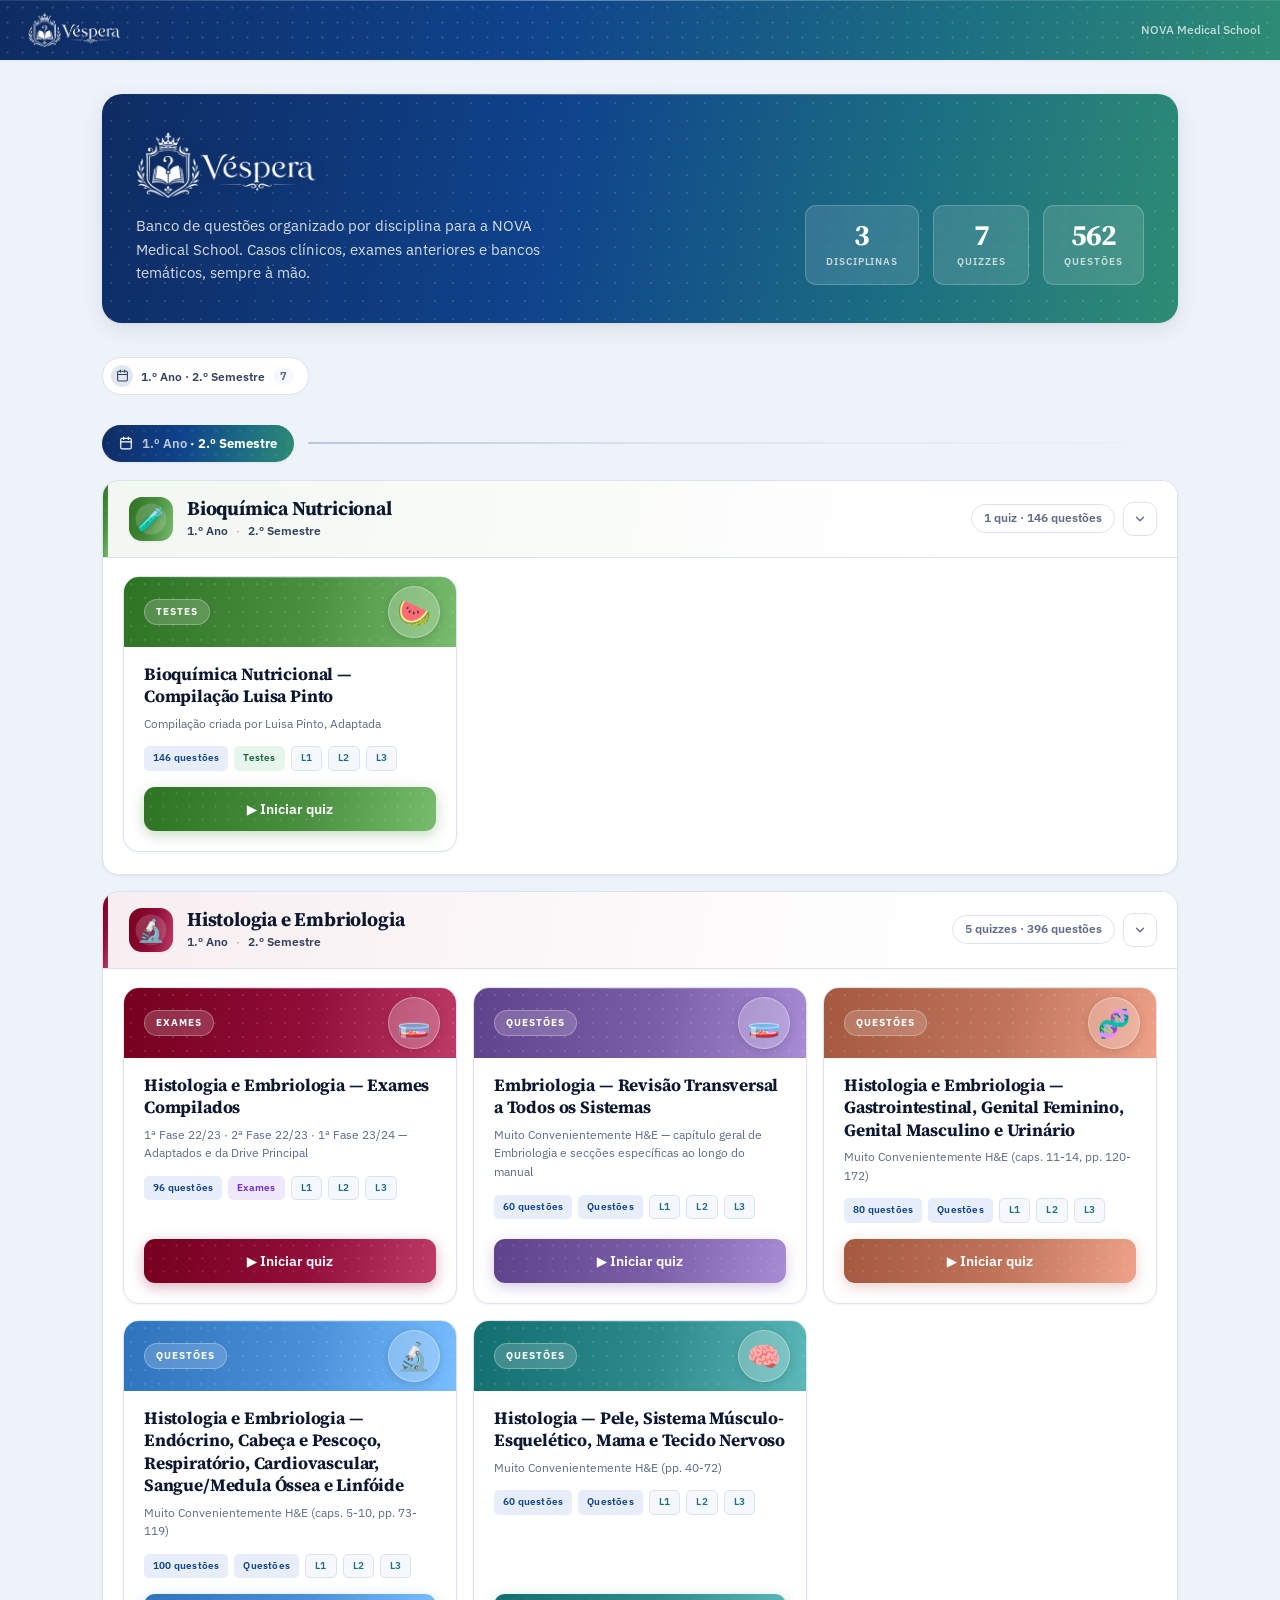
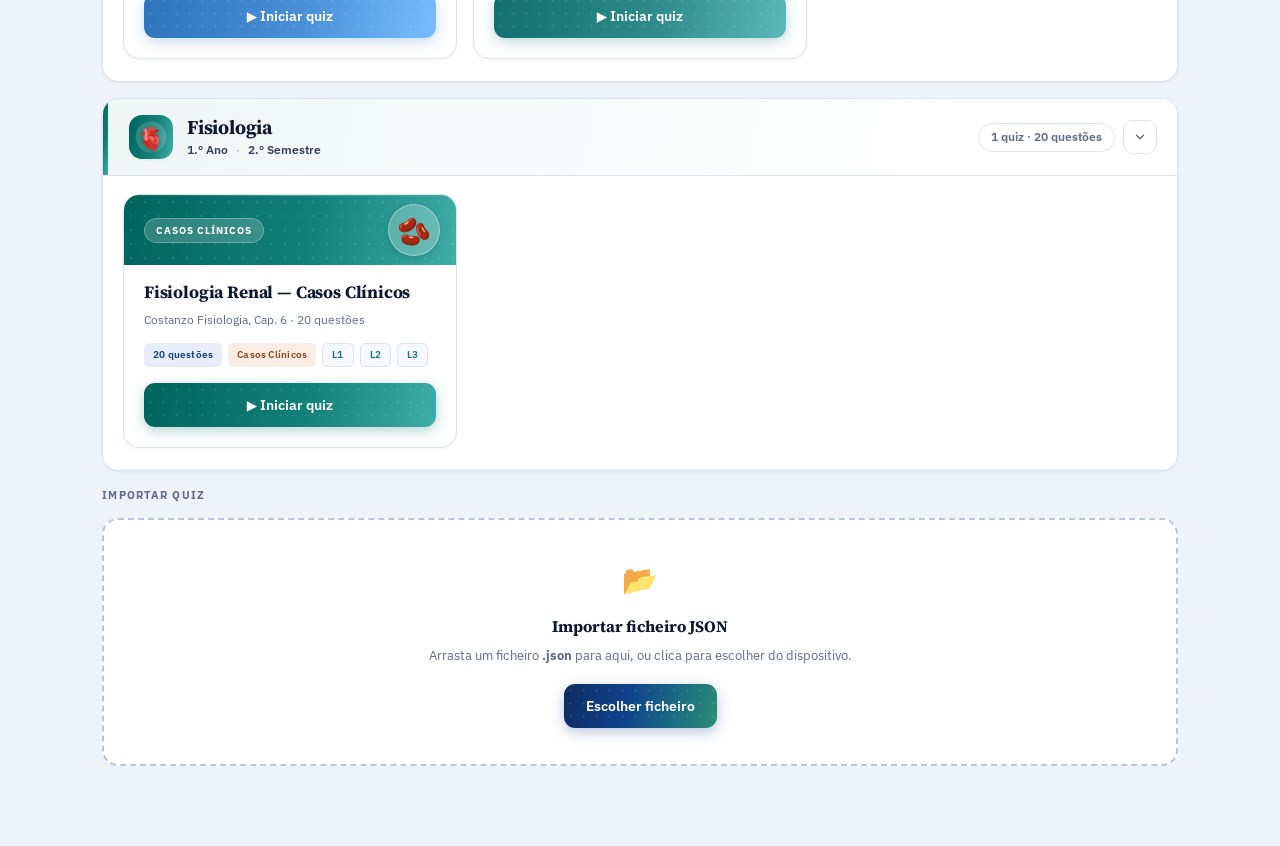
<file: index.html>
<!DOCTYPE html>
<html lang="pt">
<head>
  <meta charset="UTF-8">
  <meta name="viewport" content="width=device-width, initial-scale=1.0">
  <link rel="icon" type="image/png" href="favicon.png">
  <title>VésperaQUIZ — NOVA Medical School</title>
  <link rel="preconnect" href="https://fonts.googleapis.com">
  <link rel="preconnect" href="https://fonts.gstatic.com" crossorigin>
  <link rel="stylesheet" href="assets/style.css">
</head>
<body>

<!-- ══ BANNER ══ -->
<header class="site-banner" id="siteBanner">
  <div class="banner-home" aria-label="VésperaQUIZ">
    <img src="assets/logo.png" alt="VésperaQUIZ" class="banner-logo-img" onload="this.closest('.banner-home').classList.add('has-img')" onerror="this.remove()">
    <svg class="banner-crest" viewBox="0 0 100 118" fill="none" stroke="currentColor" stroke-width="2.4" stroke-linecap="round" stroke-linejoin="round" aria-hidden="true">
      <path d="M34 24 L30 11 L40 18 L50 8 L60 18 L70 11 L66 24 Z"/>
      <circle cx="30" cy="10" r="1.6" fill="currentColor" stroke="none"/><circle cx="50" cy="7" r="1.8" fill="currentColor" stroke="none"/><circle cx="70" cy="10" r="1.6" fill="currentColor" stroke="none"/>
      <path d="M22 40 C11 52 11 76 26 92" stroke-width="1.9"/><path d="M17 51 q-6 1 -8 6 q6 1 9 -3" stroke-width="1.5"/><path d="M14 64 q-6 1 -8 6 q6 1 9 -3" stroke-width="1.5"/>
      <path d="M78 40 C89 52 89 76 74 92" stroke-width="1.9"/><path d="M83 51 q6 1 8 6 q-6 1 -9 -3" stroke-width="1.5"/><path d="M86 64 q6 1 8 6 q-6 1 -9 -3" stroke-width="1.5"/>
      <path d="M30 30 H70 V64 C70 84 58 96 50 104 C42 96 30 84 30 64 Z"/>
      <path d="M50 58 V84" stroke-width="2"/><path d="M50 58 C45 54 38 54 32 56 V80 C38 78 45 78 50 82" stroke-width="1.9"/>
      <path d="M50 58 C55 54 62 54 68 56 V80 C62 78 55 78 50 82" stroke-width="1.9"/>
      <path d="M45 46 C45 41 55 41 55 46 C55 50 50 50 50 54" stroke-width="2.2"/><circle cx="50" cy="59.5" r="1.3" fill="currentColor" stroke="none"/>
    </svg>
    <span class="banner-word"><b>Véspera</b><i>QUIZ</i></span>
  </div>
  <div class="banner-context"></div>
  <div class="banner-actions">
    <span class="banner-tagline">NOVA Medical School</span>
  </div>
</header>

<div class="page">

  <!-- Hero -->
  <section class="hero">
    <div class="hero-inner">
      <div class="hero-brand">
        <img src="assets/logo.png" alt="VésperaQUIZ" class="hero-logo">
        <p>Banco de questões organizado por disciplina para a NOVA Medical School. Casos clínicos, exames anteriores e bancos temáticos, sempre à mão.</p>
      </div>
      <div class="hero-stats" id="heroStats"></div>
    </div>
  </section>

  <!-- Fast travel -->
  <nav class="fast-nav" id="fastNav" aria-label="Ir para disciplina"></nav>

  <!-- Disciplines -->
  <div id="disciplines">
    <div class="empty-state"><div class="icon">⏳</div><p>A carregar…</p></div>
  </div>

  <!-- Import -->
  <div class="import-section">
    <div class="section-label">Importar Quiz</div>
    <div id="dropZone" class="import-zone">
      <div class="iz-icon">📂</div>
      <h3>Importar ficheiro JSON</h3>
      <p>Arrasta um ficheiro <strong>.json</strong> para aqui, ou clica para escolher do dispositivo.</p>
      <button class="btn btn-primary" onclick="document.getElementById('fileInput').click()">Escolher ficheiro</button>
      <input type="file" id="fileInput" accept=".json,application/json">
    </div>
    <div id="importedWrap" style="display:none;margin-top:16px"><div id="importedCard"></div></div>
  </div>

</div>

<div class="toast" id="toast"></div>

<script>
const LOCAL_KEY='mq_imported_bank';
const PROGRESS_PREFIX='mq_progress_';
const COLLAPSE_KEY='mq_disc_collapsed';
const QUIZ_PAGE='quiz.html';

const TYPE_LABELS={
  clinical:{label:'Casos Clínicos',cls:'tag-clinical'},questions:{label:'Questões',cls:'tag-questions'},
  exam:{label:'Exames',cls:'tag-exam'},test:{label:'Testes',cls:'tag-test'},mcq:{label:'Escolha Múltipla',cls:'tag-mcq'},
  practical:{label:'Casos Práticos',cls:'tag-practical'},mixed:{label:'Banco Misto',cls:'tag-mixed'},general:{label:'Banco Geral',cls:'tag-gen'}
};

function shadeColor(hex,pct){const n=parseInt(hex.replace('#',''),16);const r=Math.min(255,Math.max(0,(n>>16)+pct));const g=Math.min(255,Math.max(0,((n>>8)&0xff)+pct));const b=Math.min(255,Math.max(0,(n&0xff)+pct));return'#'+((1<<24)|(r<<16)|(g<<8)|b).toString(16).slice(1);}
function hexToRgba(hex,a){const n=parseInt(hex.replace('#',''),16);return`rgba(${(n>>16)&0xff},${(n>>8)&0xff},${n&0xff},${a})`;}
function quizGrad(hex){return`linear-gradient(102deg,${shadeColor(hex,-28)} 0%,${hex} 55%,${shadeColor(hex,46)} 100%)`;}

let toastTimer;
function showToast(msg,isError=false){const t=document.getElementById('toast');t.textContent=msg;t.className='toast'+(isError?' error':'');clearTimeout(toastTimer);void t.offsetWidth;t.classList.add('show');toastTimer=setTimeout(()=>t.classList.remove('show'),3000);}
function getProgress(id){try{const r=localStorage.getItem(PROGRESS_PREFIX+id);return r?JSON.parse(r):null;}catch(_){return null;}}
function clearProgress(id){localStorage.removeItem(PROGRESS_PREFIX+id);}

function getCollapsed(){try{return new Set(JSON.parse(localStorage.getItem(COLLAPSE_KEY))||[]);}catch(_){return new Set();}}
function saveCollapsed(set){localStorage.setItem(COLLAPSE_KEY,JSON.stringify([...set]));}

/* ── quiz card (no % correct) ── */
function buildCard(b){
  const color=b.color||'#0F438C', grad=quizGrad(color);
  const ti=TYPE_LABELS[b.type]||{label:b.type,cls:'tag-gen'};
  const progress=getProgress(b.file), total=b.questionCount||0;
  const hasProgress=progress&&progress.cur>0&&progress.cur<(total||999);
  const fileEsc=(b.file||'').replace(/'/g,"\\'");

  let statsHtml='';
  if(hasProgress){
    const done=progress.cur, pctDone=Math.round(done/(total||done)*100);
    statsHtml=`
      <div class="res-card-stats">
        <span>${done}/${total} questões</span>
        <span class="res-stat-right">✓ ${progress.score}</span>
        <span class="res-stat-wrong">✗ ${progress.wrong}</span>
      </div>
      <div class="res-card-prog-wrap"><div class="res-card-prog-fill" style="width:${pctDone}%;background:${grad}"></div></div>`;
  }
  const levels=(b.levels||[]).map(l=>`<span class="tag tag-l">${l}</span>`).join('');
  const resetBtn=hasProgress?`<button class="btn-icon-reset" onclick="freshStart(event,'${fileEsc}')" title="Recomeçar" aria-label="Recomeçar">↺</button>`:'';

  const el=document.createElement('div');
  el.innerHTML=`
    <div class="res-card" data-file="${b.file}" style="--i:${cardIdx++%8};--card-grad:${grad};--quiz-color:${color};--quiz-glow:${hexToRgba(color,.3)}">
      <div class="res-card-head">
        <span class="res-card-type">${hasProgress?'● Em progresso':ti.label}</span>
        <span class="res-card-motif" aria-hidden="true">${b.icon||'📋'}</span>
      </div>
      <div class="res-card-body">
        <div class="res-card-title">${b.title}</div>
        <div class="res-card-sub">${b.subtitle||''}</div>
        <div class="res-card-tags">
          <span class="tag tag-q">${total} questões</span>
          ${!hasProgress?`<span class="tag ${ti.cls}">${ti.label}</span>`:''}
          ${levels}
        </div>
        <div class="res-card-bottom">
          ${statsHtml}
          <div class="res-card-btns">
            <div class="res-card-btns-left">
              <button class="btn btn-primary btn-continue" style="--quiz-grad:${grad};--quiz-glow:${hexToRgba(color,.32)}" onclick="goToQuiz('${fileEsc}')">${hasProgress?'▶ Continuar':'▶ Iniciar quiz'}</button>
            </div>
            ${resetBtn}
          </div>
        </div>
      </div>
    </div>`;
  return el.firstElementChild;
}

let cardIdx=0;
const _banks=[];
let _disciplines={};

function disciplineMeta(id){
  if(_disciplines[id])return {id,..._disciplines[id]};
  /* fallback: derive from string id/title */
  const name=id&&id.charAt(0).toUpperCase()+id.slice(1).replace(/_/g,' ');
  return {id:id||'outros',name:name||'Outros',year:'',semester:'',color:'#0F438C',icon:'📚',order:99};
}

async function loadPermanent(){
  let banks=[], disciplines={};
  try{const res=await fetch('data/index.json');if(res.ok){const data=await res.json();banks=data.quizzes||data;disciplines=data.disciplines||{};}}catch(_){}

  const wrap=document.getElementById('disciplines');
  if(!banks.length){wrap.innerHTML=`<div class="empty-state"><div class="icon">📭</div><p>Nenhum quiz encontrado.</p></div>`;return;}
  _banks.length=0;banks.forEach(b=>_banks.push(b));
  _disciplines=disciplines;

  /* group quizzes by discipline id */
  const discMap={};
  banks.forEach(b=>{const id=b.discipline||'outros';(discMap[id]||(discMap[id]=[])).push(b);});
  let discList=Object.keys(discMap).map(id=>({...disciplineMeta(id),items:discMap[id]}));

  /* sort by year → semester → order → name */
  const key=d=>`${d.year||'zzz'}|${d.semester||'zzz'}|${String(d.order??99).padStart(3,'0')}|${d.name}`;
  discList.sort((a,b)=>key(a).localeCompare(key(b),'pt'));

  /* group by year+semester */
  const groups=[];const gmap={};
  discList.forEach(d=>{const gk=`${d.year||''}__${d.semester||''}`;if(!gmap[gk]){gmap[gk]={id:'yg-'+groups.length,year:d.year,semester:d.semester,items:[]};groups.push(gmap[gk]);}gmap[gk].items.push(d);});

  const collapsed=getCollapsed();
  cardIdx=0;

  wrap.innerHTML=groups.map(g=>{
    const gl=[g.year,g.semester].filter(Boolean).join(' · ');
    const sections=g.items.map(d=>{
      const grad=quizGrad(d.color);
      const isC=collapsed.has(d.id);
      const qn=d.items.reduce((s,b)=>s+(b.questionCount||0),0);
      return `<section class="disc-section${isC?' collapsed':''}" id="disc-${d.id}" style="--dc:${grad};--dc-tint:${hexToRgba(d.color,.07)}">
        <div class="disc-head" onclick="toggleDisc('${d.id}')">
          <span class="disc-icon" style="--dc:${grad}"><span>${d.icon||'📚'}</span></span>
          <div class="disc-titles">
            <div class="disc-title">${d.name}</div>
            <div class="disc-sub">${[d.year,d.semester].filter(Boolean).map(x=>`<b>${x}</b>`).join('<span style="color:var(--muted-light)">·</span>')}</div>
          </div>
          <div class="disc-badges">
            <span class="disc-count">${d.items.length} quiz${d.items.length!==1?'zes':''} · ${qn} questões</span>
            <span class="disc-toggle" aria-hidden="true"><svg width="14" height="14" viewBox="0 0 24 24" fill="none" stroke="currentColor" stroke-width="2.4" stroke-linecap="round" stroke-linejoin="round"><path d="M6 9l6 6 6-6"/></svg></span>
          </div>
        </div>
        <div class="disc-body"><div class="quiz-grid" data-disc="${d.id}"></div></div>
      </section>`;
    }).join('');
    const calIco=`<svg width="14" height="14" viewBox="0 0 24 24" fill="none" stroke="currentColor" stroke-width="2" stroke-linecap="round" stroke-linejoin="round"><rect x="3" y="4" width="18" height="18" rx="2"/><path d="M16 2v4M8 2v4M3 10h18"/></svg>`;
    const badge=gl?`<div class="year-label"><span class="yl-badge">${calIco}<span><span class="yl-year">${g.year||''}</span>${g.semester?' · '+g.semester:''}</span></span><span class="yl-line"></span></div>`:'';
    return `<div class="year-group" id="${g.id}">${badge}${sections}</div>`;
  }).join('');

  /* mount cards */
  discList.forEach(d=>{
    const grid=wrap.querySelector(`.quiz-grid[data-disc="${d.id}"]`);
    if(grid)d.items.forEach(b=>grid.appendChild(buildCard(b)));
  });

  /* fast-nav — one chip per year/semester group */
  const calIcoNav=`<svg width="13" height="13" viewBox="0 0 24 24" fill="none" stroke="currentColor" stroke-width="2" stroke-linecap="round" stroke-linejoin="round"><rect x="3" y="4" width="18" height="18" rx="2"/><path d="M16 2v4M8 2v4M3 10h18"/></svg>`;
  document.getElementById('fastNav').innerHTML=groups.map(g=>{
    const label=[g.year,g.semester].filter(Boolean).join(' · ')||'Quizzes';
    const qz=g.items.reduce((s,d)=>s+d.items.length,0);
    return `<button class="fast-chip" onclick="jumpToGroup('${g.id}')"><span class="dot">${calIcoNav}</span>${label}<span class="n">${qz}</span></button>`;
  }).join('');

  const totalQ=banks.reduce((s,b)=>s+(b.questionCount||0),0);
  document.getElementById('heroStats').innerHTML=`
    <div class="hero-stat"><span class="num">${discList.length}</span><span class="lbl">Disciplinas</span></div>
    <div class="hero-stat"><span class="num">${banks.length}</span><span class="lbl">Quizzes</span></div>
    <div class="hero-stat"><span class="num">${totalQ}</span><span class="lbl">Questões</span></div>`;
}

function toggleDisc(id){
  const sec=document.getElementById('disc-'+id);if(!sec)return;
  const collapsed=getCollapsed();
  if(sec.classList.toggle('collapsed'))collapsed.add(id);else collapsed.delete(id);
  saveCollapsed(collapsed);
}
function jumpTo(id){
  const sec=document.getElementById('disc-'+id);if(!sec)return;
  if(sec.classList.contains('collapsed')){sec.classList.remove('collapsed');const c=getCollapsed();c.delete(id);saveCollapsed(c);}
  sec.scrollIntoView({behavior:'smooth',block:'start'});
}
function jumpToGroup(id){const el=document.getElementById(id);if(el)el.scrollIntoView({behavior:'smooth',block:'start'});}

function goToQuiz(file){window.location.href=`${QUIZ_PAGE}?bank=${encodeURIComponent(file)}`;}
function freshStart(event,file){
  if(event)event.stopPropagation();
  clearProgress(file);
  if(file==='local'){checkImported();return;}       /* imported card re-renders itself */
  const slot=document.querySelector(`[data-file="${file}"]`);
  const b=_banks.find(x=>x.file===file);
  if(slot&&b)slot.replaceWith(buildCard(b));          /* swap card in place → instant reset */
  else loadPermanent();
}

/* ── imported bank (functional, removable) ── */
function importedBank(){try{return JSON.parse(localStorage.getItem(LOCAL_KEY));}catch(_){return null;}}
function launchImported(){window.location.href=`${QUIZ_PAGE}?bank=local`;}
function replaceImported(){document.getElementById('fileInput').click();}
function removeImported(){clearProgress('local');localStorage.removeItem(LOCAL_KEY);checkImported();showToast('🗑️ Quiz importado removido');}

function checkImported(){
  const bank=importedBank();
  if(!bank||!bank.questions){document.getElementById('importedCard').innerHTML='';document.getElementById('dropZone').style.display='block';document.getElementById('importedWrap').style.display='none';return;}
  const meta=bank.meta||{};
  const color=meta.color||'#0F438C', grad=quizGrad(color);
  const total=bank.questions.length;
  const progress=getProgress('local');
  const hasProgress=progress&&progress.cur>0&&progress.cur<total;
  const pctDone=hasProgress?Math.round(progress.cur/total*100):0;

  const progHtml=hasProgress?`
    <div class="ic-meta">
      <span>${progress.cur}/${total} questões</span>
      <span class="res-stat-right">✓ ${progress.score}</span>
      <span class="res-stat-wrong">✗ ${progress.wrong}</span>
    </div>
    <div class="res-card-prog-wrap" style="max-width:280px"><div class="res-card-prog-fill" style="width:${pctDone}%;background:${grad}"></div></div>`
    : `<div class="ic-meta"><span>${total} questões</span></div>`;

  document.getElementById('importedCard').innerHTML=`
    <div class="import-card" style="--card-grad:${grad};--quiz-color:${color};--quiz-glow:${hexToRgba(color,.3)}">
      <div class="import-card-badge">${meta.icon||'📋'}</div>
      <div class="import-card-main">
        <div class="ic-tag">${hasProgress?'● Em progresso':'● Importado'}</div>
        <div class="ic-title">${meta.title||'Quiz importado'}</div>
        <div class="ic-sub">${meta.subtitle||'Ficheiro local'}</div>
        ${progHtml}
      </div>
      <div class="import-card-actions">
        <button class="btn btn-primary" style="--quiz-grad:${grad};--quiz-glow:${hexToRgba(color,.32)}" onclick="launchImported()">${hasProgress?'▶ Continuar':'▶ Iniciar quiz'}</button>
        <button class="btn btn-ghost btn-sm" onclick="replaceImported()">↩ Trocar ficheiro</button>
        ${hasProgress?`<button class="btn-icon-reset" onclick="freshStart(event,'local')" title="Recomeçar" aria-label="Recomeçar">↺</button>`:''}
        <button class="btn-icon-reset ic-remove" onclick="removeImported()" title="Remover" aria-label="Remover quiz importado">✕</button>
      </div>
    </div>`;
  document.getElementById('dropZone').style.display='none';
  document.getElementById('importedWrap').style.display='block';
}
function handleFile(file){
  if(!file||!file.name.endsWith('.json')){showToast('❌ Ficheiro inválido — precisa de ser .json',true);return;}
  const reader=new FileReader();
  reader.onload=e=>{
    let bank;try{bank=JSON.parse(e.target.result);}catch(_){showToast('❌ JSON inválido',true);return;}
    if(!bank.questions||!Array.isArray(bank.questions)||!bank.questions.length){showToast('❌ Ficheiro sem questões válidas',true);return;}
    clearProgress('local');localStorage.setItem(LOCAL_KEY,e.target.result);showToast('✅ Ficheiro carregado!');
    setTimeout(()=>{window.location.href=`${QUIZ_PAGE}?bank=local`;},600);
  };
  reader.readAsText(file);
}
const dropZone=document.getElementById('dropZone');
dropZone.addEventListener('dragover',e=>{e.preventDefault();dropZone.classList.add('drag-over');});
dropZone.addEventListener('dragleave',()=>dropZone.classList.remove('drag-over'));
dropZone.addEventListener('drop',e=>{e.preventDefault();dropZone.classList.remove('drag-over');handleFile(e.dataTransfer.files[0]);});
document.getElementById('fileInput').addEventListener('change',e=>{handleFile(e.target.files[0]);e.target.value='';});

/* ── banner auto-hide ── */
(function(){const banner=document.getElementById('siteBanner');let last=0;window.addEventListener('scroll',()=>{const y=window.scrollY;if(y>banner.offsetHeight&&y>last)banner.classList.add('banner-hidden');else banner.classList.remove('banner-hidden');last=y;},{passive:true});})();

loadPermanent();
checkImported();
</script>
</body>
</html>
</file>
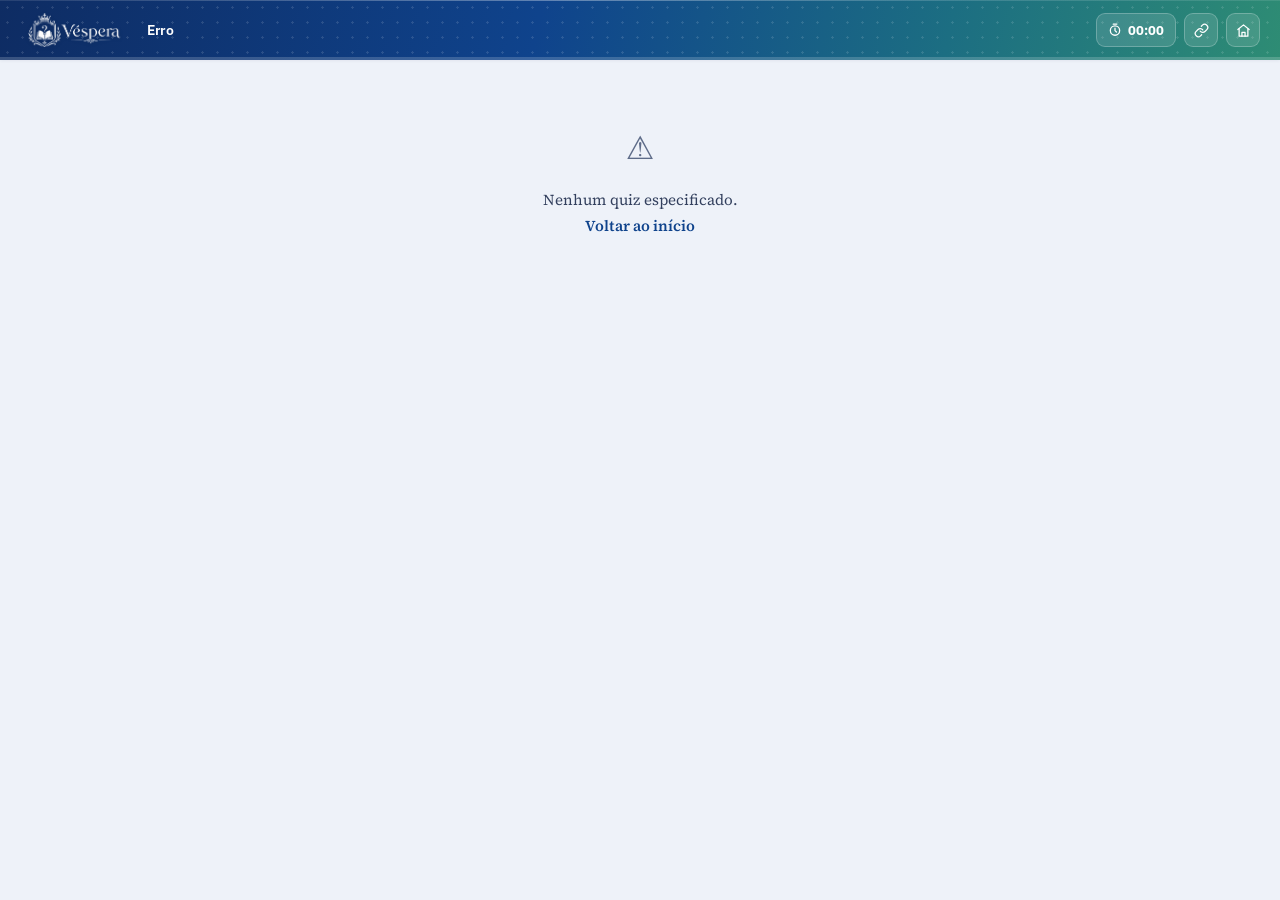
<file: quiz.html>
<!DOCTYPE html>
<html lang="pt">
<head>
<meta charset="UTF-8">
<meta name="viewport" content="width=device-width, initial-scale=1.0">
<link rel="icon" type="image/png" href="favicon.png">
<title>VésperaQUIZ</title>
<link rel="preconnect" href="https://fonts.googleapis.com">
<link rel="preconnect" href="https://fonts.gstatic.com" crossorigin>
<link rel="stylesheet" href="assets/style.css">
<style>
/* ════════ QUIZ-PAGE SPECIFIC ════════ */
body{display:flex;flex-direction:column;min-height:100dvh;background:var(--bg)}

/* slim gradient progress line at the base of the banner */
.q-progress{position:absolute;left:0;right:0;bottom:0;height:3px;background:rgba(255,255,255,.18);z-index:3}
.q-progress i{display:block;height:100%;width:0;background:#fff;box-shadow:0 0 8px rgba(255,255,255,.6);transition:width .5s cubic-bezier(.22,.68,0,1.2)}

/* timer popover */
.timer-pop{
  position:absolute;top:calc(var(--banner-h) - 6px);right:12px;z-index:120;
  background:var(--white);border:1px solid var(--border);border-radius:var(--r-md);
  box-shadow:var(--shadow-lg);padding:8px;width:210px;display:none;
}
.timer-pop.open{display:block;animation:pop-in .16s ease both}
@keyframes pop-in{from{opacity:0;transform:translateY(-6px)}to{opacity:1;transform:translateY(0)}}
.tp-item{display:flex;align-items:center;gap:10px;width:100%;background:none;border:none;cursor:pointer;
  padding:9px 11px;border-radius:8px;font-size:.82rem;font-weight:500;color:var(--text-2);text-align:left;transition:background .12s}
.tp-item:hover{background:var(--surface-2)}
.tp-item svg{color:var(--muted);flex-shrink:0}

/* seed popover */
.pop{position:absolute;top:calc(var(--banner-h) - 6px);right:12px;z-index:120;background:var(--white);
  border:1px solid var(--border);border-radius:var(--r-md);box-shadow:var(--shadow-lg);
  padding:16px;width:330px;max-width:calc(100vw - 24px);display:none}
.pop.open{display:block;animation:pop-in .16s ease both}
.pop-label{font-size:.62rem;font-weight:700;text-transform:uppercase;letter-spacing:.1em;color:var(--muted);margin-bottom:8px}
.seed-row{display:flex;align-items:center;gap:7px;flex-wrap:wrap;margin-bottom:12px}
.seed-code{font-family:ui-monospace,'Courier New',monospace;font-size:.76rem;font-weight:700;color:var(--text-2);background:var(--surface-2);border:1px solid var(--border);border-radius:6px;padding:5px 10px}
.seed-input{font-family:ui-monospace,'Courier New',monospace;font-size:.76rem;flex:1;min-width:120px;border:1px solid var(--border);border-radius:6px;padding:7px 10px;color:var(--text);outline:none}
.seed-input:focus{border-color:var(--quiz-color)}
.seed-input.error{border-color:var(--red)}
.pop-div{height:1px;background:var(--border);margin:2px 0 12px}

/* ══ DOCUMENT FLOW ══ */
.quiz-doc{flex:1;padding:22px 20px 120px}
.q-shell{max-width:1080px;margin:0 auto}

/* top line: chips + tools */
.q-topline{display:flex;align-items:center;gap:8px;flex-wrap:wrap;margin-bottom:16px}
.q-chip{font-size:.68rem;font-weight:600;letter-spacing:.02em;border:1px solid var(--border);border-radius:6px;
  padding:4px 10px;color:var(--muted);background:var(--white);white-space:nowrap;display:inline-flex;align-items:center;gap:6px}
.q-chip.num{color:#fff;background:var(--quiz-grad,var(--grad));border-color:transparent;font-weight:700}
.q-chip.domain{color:var(--quiz-color);background:var(--quiz-tint);border-color:transparent;font-weight:600}
.q-chip.level{color:var(--teal-deep);background:var(--surface-2)}
.q-topline .spacer{flex:1;min-width:8px}
.util-btn{display:inline-flex;align-items:center;gap:6px;background:var(--white);border:1.5px solid var(--border);cursor:pointer;
  font-size:.74rem;font-weight:600;color:var(--muted);padding:7px 12px;border-radius:8px;transition:color .13s,background .13s,border-color .13s}
.util-btn:hover{color:var(--text-2);border-color:var(--border-mid)}
.util-btn.on{color:var(--quiz-color);border-color:var(--quiz-color);background:var(--quiz-tint)}
.util-btn svg{flex-shrink:0}
/* stronger flag */
.util-btn.flag.on{color:#fff;background:var(--amber);border-color:var(--amber);box-shadow:0 3px 12px rgba(180,112,10,.35)}
.util-btn.flag.on svg{fill:rgba(255,255,255,.3)}
/* modern score pill (moved out of banner, sits by the flag) */
.score-pill{display:inline-flex;align-items:stretch;border:1.5px solid var(--border);border-radius:9px;overflow:hidden;background:var(--white);font-variant-numeric:tabular-nums}
.score-pill .sp{display:flex;align-items:center;gap:5px;font-size:.76rem;font-weight:700;padding:6px 12px;font-family:var(--ui)}
.score-pill .sp.ok{color:var(--green);background:var(--green-bg)}
.score-pill .sp.ko{color:var(--red);background:var(--red-bg);border-left:1.5px solid var(--border)}
/* flagged ribbon on the question card */
.q-main.flagged{border-color:var(--amber-border);box-shadow:0 0 0 1px var(--amber-border),0 8px 26px rgba(180,112,10,.14)}
.flag-ribbon{display:none;align-items:center;gap:9px;background:var(--amber-bg);border:1px solid var(--amber-border);
  color:var(--amber-ink);font-family:var(--ui);font-size:.74rem;font-weight:600;border-radius:9px;padding:9px 13px;margin-bottom:16px}
.q-main.flagged .flag-ribbon{display:flex}
.flag-ribbon svg{color:var(--amber);flex-shrink:0}

/* split */
.q-split{display:grid;grid-template-columns:minmax(0,0.82fr) minmax(0,1.18fr);gap:22px;align-items:start}
.q-split.no-vignette{grid-template-columns:1fr;max-width:820px;margin:0 auto}
.q-split.no-vignette .q-vignette{display:none}

/* vignette card — tinted, gradient accent */
.q-vignette{
  position:relative;background:var(--surface-2);border:1px solid var(--border);
  border-radius:var(--r-lg);padding:20px 22px;overflow:hidden;
}
.q-vignette::before{content:'';position:absolute;left:0;top:0;bottom:0;width:4px;background:var(--quiz-grad,var(--grad))}
.vig-label{display:inline-flex;align-items:center;gap:7px;font-size:.6rem;font-weight:700;text-transform:uppercase;
  letter-spacing:.1em;color:#fff;background:var(--quiz-grad,var(--grad));border-radius:99px;padding:4px 11px;margin-bottom:6px;position:relative;overflow:hidden}
.vig-label::after{content:'';position:absolute;inset:0;background-image:var(--dots);background-size:11px 11px;opacity:.7}
.vig-hint{font-size:.7rem;color:var(--muted-light);font-style:italic;margin-bottom:14px;font-family:var(--ui)}
.vig-text{font-family:var(--serif);font-size:1rem;line-height:1.8;color:var(--text-2);white-space:pre-line}
.lab-table{width:100%;border-collapse:collapse;font-size:.82rem;margin-top:16px;border:1px solid var(--border);border-radius:9px;overflow:hidden;font-family:var(--ui)}
.lab-table thead{background:var(--blue-tint)}
.lab-table th{text-align:left;padding:8px 13px;font-size:.62rem;font-weight:700;color:var(--blue);text-transform:uppercase;letter-spacing:.06em}
.lab-table td{padding:8px 13px;border-top:1px solid var(--border);color:var(--text-2)}
.lab-table td:nth-child(2){font-weight:700;color:var(--text)}
.lab-table tr:nth-child(even) td{background:var(--surface-2)}

/* question main */
.q-main{position:relative;background:var(--white);border:1px solid var(--border);border-radius:var(--r-lg);padding:22px 24px;box-shadow:var(--shadow-sm)}
.select-cap{display:flex;align-items:center;gap:9px;font-size:.62rem;font-weight:700;text-transform:uppercase;letter-spacing:.12em;color:var(--quiz-color);margin-bottom:13px;font-family:var(--ui)}
.select-cap::after{content:'';flex:1;height:1px;background:linear-gradient(90deg,var(--quiz-tint),transparent)}
.q-text{font-family:var(--serif);font-size:1.12rem;font-weight:600;color:var(--text);line-height:1.6;letter-spacing:-.005em;
  margin-bottom:20px;padding-left:15px;border-left:3px solid;border-image:var(--quiz-grad,var(--grad)) 1}

/* options */
.options{display:flex;flex-direction:column;gap:10px}
@keyframes opt-enter{from{opacity:0;transform:translateY(6px)}to{opacity:1;transform:translateY(0)}}
.opt{position:relative;display:flex;align-items:flex-start;gap:13px;padding:14px 16px;border:1.5px solid var(--border);
  border-radius:var(--r-md);cursor:pointer;background:var(--white);user-select:none;min-height:52px;
  transition:border-color .15s,background .15s,box-shadow .15s;
  animation:opt-enter .24s ease both;animation-delay:calc(var(--oi,0)*45ms)}
.opt:hover:not(.disabled):not(.struck){border-color:var(--quiz-color);background:var(--quiz-tint);box-shadow:0 2px 12px var(--quiz-glow)}
.opt .radio{flex-shrink:0;width:20px;height:20px;border-radius:50%;margin-top:2px;border:2px solid var(--border-mid);background:var(--white);
  display:flex;align-items:center;justify-content:center;transition:border-color .14s}
.opt .radio::after{content:'';width:9px;height:9px;border-radius:50%;background:transparent;transform:scale(.4);transition:transform .16s,background .14s}
.opt:hover:not(.disabled):not(.struck) .radio{border-color:var(--quiz-color)}
.opt-body{flex:1;font-family:var(--serif);font-size:.96rem;line-height:1.55;color:var(--text)}
.opt-letter{font-family:var(--ui);font-weight:700;color:var(--muted);margin-right:3px}
.opt-tag{display:none;font-family:var(--ui);font-size:.58rem;font-weight:700;text-transform:uppercase;letter-spacing:.06em;
  padding:2px 8px;border-radius:99px;margin-left:8px;vertical-align:middle;white-space:nowrap}
/* answered states */
.opt.correct{border-color:var(--green);background:var(--green-bg);box-shadow:0 0 0 1px var(--green-border)}
.opt.correct .radio{border-color:var(--green)}
.opt.correct .radio::after{background:var(--green);transform:scale(1)}
.opt.correct .opt-letter{color:var(--green-ink)}
.opt.correct .opt-tag{display:inline-block;background:var(--green);color:#fff}
.opt.wrong{border-color:var(--red);background:var(--red-bg)}
.opt.wrong .radio{border-color:var(--red)}
.opt.wrong .radio::after{background:var(--red);transform:scale(1)}
.opt.wrong .opt-letter{color:var(--red-ink)}
.opt.wrong .opt-tag{display:inline-block;background:var(--red);color:#fff}
.opt.neutral{opacity:.5}
.opt.disabled{cursor:default;box-shadow:none}
.opt.disabled:not(.correct):not(.wrong){box-shadow:none}
/* per-option strike — always available before answering */
.opt{padding-right:48px}
.opt .strike-btn{position:absolute;top:50%;right:11px;transform:translateY(-50%);width:28px;height:28px;border-radius:8px;
  border:1.5px solid var(--border);background:var(--surface-2);color:var(--muted-light);cursor:pointer;
  display:flex;align-items:center;justify-content:center;font-size:.74rem;font-weight:700;opacity:.7;
  transition:color .13s,border-color .13s,background .13s,opacity .13s}
.opt:hover .strike-btn{opacity:1}
.opt .strike-btn:hover{color:#fff;border-color:var(--red);background:var(--red)}
.opt.disabled .strike-btn{display:none}
.opt.disabled{padding-right:16px}
.opt.struck{opacity:.55}
.opt.struck .opt-body{text-decoration:line-through;text-decoration-thickness:2px;text-decoration-color:var(--red)}
.opt.struck .strike-btn{color:#fff;border-color:var(--red);background:var(--red);opacity:1}
.opt.struck:hover:not(.disabled){border-color:var(--red-border);background:var(--red-bg);box-shadow:none}

/* ══ FULL-WIDTH EXPLANATION (breaks out of split) ══ */
@keyframes exp-reveal{from{opacity:0;transform:translateY(10px)}to{opacity:1;transform:translateY(0)}}
.q-explain{display:none;margin-top:20px}
.q-explain.show{display:block;animation:exp-reveal .3s ease both}
.exp-grid{display:grid;grid-template-columns:1fr;gap:12px}
@media(min-width:820px){.exp-grid.has-side{grid-template-columns:1.4fr 1fr}}

.exp-card{border-radius:var(--r-lg);overflow:hidden;border:1px solid var(--border);background:var(--white)}
.exp-card-head{display:flex;align-items:center;gap:10px;padding:12px 18px;font-family:var(--ui)}
.exp-card-head .ico{width:26px;height:26px;border-radius:8px;display:flex;align-items:center;justify-content:center;flex-shrink:0;color:#fff}
.exp-card-head .ttl{font-size:.66rem;font-weight:700;text-transform:uppercase;letter-spacing:.09em}
.exp-card-head .badge-letter{margin-left:auto;font-weight:800;font-size:.9rem;width:30px;height:30px;border-radius:8px;display:flex;align-items:center;justify-content:center;color:#fff}
.exp-card-body{padding:0 18px 16px}
.exp-card-body p{font-family:var(--serif);font-size:.95rem;line-height:1.72}
.exp-src{font-family:var(--ui);font-size:.72rem;margin-top:8px;font-style:italic;display:flex;align-items:center;gap:5px}

/* correct card */
.exp-correct{border-color:var(--green-border)}
.exp-correct .exp-card-head{background:var(--green-bg)}
.exp-correct .exp-card-head .ico{background:var(--green)}
.exp-correct .exp-card-head .ttl{color:var(--green-ink)}
.exp-correct .exp-card-head .badge-letter{background:var(--green)}
.exp-correct .exp-card-body p{color:var(--green-ink)}
.exp-correct .exp-src{color:var(--green)}

/* reasoning card */
.exp-logic{border-color:var(--amber-border)}
.exp-logic .exp-card-head{background:var(--amber-bg)}
.exp-logic .exp-card-head .ico{background:var(--amber)}
.exp-logic .exp-card-head .ttl{color:var(--amber-ink)}
.exp-logic .exp-card-body p{color:var(--amber-ink)}

/* distractors */
.exp-dist-wrap{margin-top:12px}
.exp-dist-head{display:flex;align-items:center;gap:9px;font-family:var(--ui);font-size:.64rem;font-weight:700;
  text-transform:uppercase;letter-spacing:.09em;color:var(--red-ink);margin-bottom:10px}
.exp-dist-head svg{color:var(--red)}
.dist-list{display:grid;grid-template-columns:repeat(auto-fill,minmax(260px,1fr));gap:10px}
.dist-item{display:flex;gap:12px;background:var(--white);border:1px solid var(--red-border);border-left:3px solid var(--red);border-radius:var(--r-md);padding:13px 15px}
.dist-badge{flex-shrink:0;width:30px;height:30px;border-radius:8px;background:var(--red-bg);color:var(--red);border:1.5px solid var(--red-border);
  font-family:var(--ui);font-weight:800;font-size:.85rem;display:flex;align-items:center;justify-content:center}
.dist-content{flex:1;min-width:0}
.dist-content .dl{font-family:var(--ui);font-size:.58rem;font-weight:700;text-transform:uppercase;letter-spacing:.06em;color:var(--red);margin-bottom:4px}
.dist-content p{font-family:var(--serif);font-size:.88rem;line-height:1.55;color:var(--red-ink)}
.dist-src{font-family:var(--ui);font-size:.68rem;color:var(--red-2);margin-top:5px;font-style:italic;opacity:.85}

/* ══ STICKY FOOTER ACTIONS ══ */
.q-actions{position:sticky;bottom:0;z-index:80;background:rgba(255,255,255,.86);backdrop-filter:blur(10px);
  border-top:1px solid var(--border);display:grid;grid-template-columns:1fr auto 1fr;align-items:center;gap:10px;
  padding:12px 20px;box-shadow:0 -2px 16px rgba(11,31,68,.05)}
.qa-left{display:flex;align-items:center;gap:8px}
.qa-right{display:flex;align-items:center;gap:9px;justify-content:flex-end}
.qdrop-btn{display:flex;align-items:center;gap:8px;background:var(--white);border:1.5px solid var(--border);border-radius:99px;
  padding:9px 18px;font-size:.8rem;font-weight:700;color:var(--text-2);cursor:pointer;white-space:nowrap;font-variant-numeric:tabular-nums;transition:border-color .14s}
.qdrop-btn:hover{border-color:var(--border-mid)}
.qdrop-btn .chev{transition:transform .18s;font-size:.62rem;color:var(--muted)}
.qdrop-btn.open .chev{transform:rotate(180deg)}

/* question map sheet */
.qmap-sheet{position:fixed;left:50%;bottom:80px;transform:translateX(-50%) translateY(10px);z-index:90;
  background:var(--white);border:1px solid var(--border);border-radius:16px;box-shadow:var(--shadow-lg);
  padding:18px;width:560px;max-width:calc(100vw - 28px);max-height:56vh;overflow-y:auto;opacity:0;pointer-events:none;transition:opacity .18s,transform .18s}
.qmap-sheet.open{opacity:1;pointer-events:auto;transform:translateX(-50%) translateY(0)}
.qmap-head{display:flex;align-items:center;justify-content:space-between;gap:10px;margin-bottom:13px;flex-wrap:wrap}
.qmap-title{font-size:.66rem;font-weight:700;text-transform:uppercase;letter-spacing:.1em;color:var(--text)}
.qmap-legend{display:flex;gap:12px;flex-wrap:wrap}
.leg{font-size:.66rem;font-weight:600;color:var(--muted);display:flex;align-items:center;gap:5px}
.leg::before{content:'';width:9px;height:9px;border-radius:3px;flex-shrink:0}
.leg.g::before{background:var(--green)}.leg.r::before{background:var(--red)}
.leg.s::before{background:var(--blue-tint-2)}.leg.f::before{background:var(--amber-border);border:1px solid var(--amber)}
.leg.u::before{background:#F3C7C7}
.qmap-grid{display:flex;flex-wrap:wrap;gap:6px;margin-bottom:14px}
.cell{position:relative;width:36px;height:36px;border:1.5px solid var(--border);background:var(--white);border-radius:8px;
  font-family:var(--ui);font-size:.7rem;font-weight:700;cursor:pointer;color:var(--muted-light);
  display:flex;align-items:center;justify-content:center;line-height:1;transition:transform .12s,box-shadow .12s}
.cell:hover{transform:scale(1.12);box-shadow:0 2px 10px rgba(11,31,68,.16)}
.cell.current{background:var(--quiz-grad,var(--grad));border-color:transparent;color:#fff;box-shadow:0 2px 10px var(--quiz-glow)}
.cell.correct{background:var(--green);border-color:var(--green);color:#fff}
.cell.wrong{background:var(--red);border-color:var(--red);color:#fff}
.cell.skipped{background:var(--surface-2);color:var(--muted)}
.cell.untouched{border-style:dashed;border-color:var(--quiz-color);color:var(--quiz-color);opacity:.6}
.cell.unclass{background:#FDF0F0;border-color:#F3C7C7;color:#D98A8A}
.cell.flagged::after{content:'';position:absolute;top:-3px;right:-3px;width:10px;height:10px;border-radius:50%;background:var(--amber);border:1.5px solid #fff}
.qmap-foot{display:flex;justify-content:center;border-top:1px solid var(--border);padding-top:13px}
.btn-end{display:inline-flex;align-items:center;gap:7px;background:none;border:1.5px solid var(--border-mid);border-radius:9px;
  padding:9px 20px;font-family:var(--ui);font-size:.8rem;font-weight:600;color:var(--muted);cursor:pointer;transition:color .13s,border-color .13s,background .13s}
.btn-end:hover{color:var(--red);border-color:var(--red);background:var(--red-bg)}

/* ══ FINISH ══ */
.finish{display:none;flex:1;padding:44px 22px 80px}
.finish-inner{max-width:600px;margin:0 auto}
.finish-hero{position:relative;overflow:hidden;background:var(--quiz-grad,var(--grad));color:#fff;border-radius:var(--r-xl);
  padding:34px 30px 30px;text-align:center;box-shadow:var(--shadow-md);margin-bottom:22px}
.finish-hero::before{content:'';position:absolute;inset:0;background-image:var(--dots);background-size:16px 16px;opacity:.85}
.finish-hero::after{content:'';position:absolute;top:0;left:0;right:0;height:1px;background:linear-gradient(90deg,transparent,rgba(255,255,255,.32),transparent)}
.finish-hero>*{position:relative;z-index:2}
.fin-eyebrow{font-family:var(--ui);font-size:.64rem;font-weight:700;text-transform:uppercase;letter-spacing:.14em;color:rgba(255,255,255,.8);margin-bottom:14px}
.fin-medal{font-size:2.8rem;line-height:1;margin-bottom:10px;display:block;animation:medal-drop .5s cubic-bezier(.34,1.56,.64,1) .1s both}
@keyframes medal-drop{0%{transform:scale(.3) rotate(-12deg);opacity:0}100%{transform:scale(1) rotate(0);opacity:1}}
.finish-hero{padding-bottom:70px}
.fin-rank{display:inline-flex;align-items:center;gap:7px;font-family:var(--ui);font-size:.72rem;font-weight:700;
  background:rgba(255,255,255,.16);border:1px solid rgba(255,255,255,.26);border-radius:99px;padding:5px 14px;margin-bottom:12px;color:#fff}
.fin-headline{font-family:var(--serif);font-size:1.55rem;font-weight:700;color:#fff;margin:4px 0 4px;letter-spacing:-.01em}
.finish-score{font-family:var(--ui);font-size:.9rem;font-weight:600;letter-spacing:0;line-height:1.2;margin-bottom:2px;color:rgba(255,255,255,.9)}
.fin-title-text{font-size:.82rem;color:rgba(255,255,255,.78);font-weight:500}

.finish-body{background:var(--white);border:1px solid var(--border);border-radius:var(--r-xl);padding:0 24px 26px;box-shadow:var(--shadow-md);position:relative;z-index:3;margin-top:-52px}
/* semicircle "half-moon" gauge, overlaps the hero */
.fin-gauge{position:relative;width:260px;max-width:84%;margin:-56px auto 4px}
.fin-gauge-svg{width:100%;height:auto;display:block;overflow:visible}
.fin-gauge-track{fill:none;stroke:var(--blue-tint-2);stroke-width:14;stroke-linecap:round}
.fin-gauge-fill{fill:none;stroke:var(--green-2);stroke-width:14;stroke-linecap:round;transition:stroke-dashoffset 1s cubic-bezier(.22,.68,0,1.2)}
.fin-gauge-center{position:absolute;left:0;right:0;bottom:0;display:flex;flex-direction:column;align-items:center;pointer-events:none}
.fin-ring-pct{font-family:var(--serif);font-size:2.5rem;font-weight:700;color:var(--text);line-height:1;letter-spacing:-.02em}
.fin-ring-sub{font-family:var(--ui);font-size:.58rem;color:var(--muted);font-weight:700;text-transform:uppercase;letter-spacing:.11em;margin-top:6px}
/* result rows (reference-style) */
.result-rows{display:flex;flex-direction:column;gap:10px;margin:10px 0 20px}
.result-row{display:flex;align-items:center;gap:14px;width:100%;text-align:left;background:var(--surface-2);border:1px solid var(--border);
  border-left:4px solid var(--border-mid);border-radius:var(--r-md);padding:13px 16px;font-family:var(--ui);cursor:default;transition:background .14s,box-shadow .14s,transform .12s}
.result-row.correct{border-left-color:var(--green)}
.result-row.wrong{border-left-color:var(--red)}
.result-row.skip{border-left-color:var(--border-mid)}
.result-row.correct{cursor:pointer}
.result-row.correct:hover{background:var(--green-bg);box-shadow:var(--shadow-sm);transform:translateY(-1px)}
.rr-ico{width:36px;height:36px;border-radius:10px;display:flex;align-items:center;justify-content:center;flex-shrink:0;color:#fff}
.result-row.correct .rr-ico{background:var(--green)}
.result-row.wrong .rr-ico{background:var(--red)}
.result-row.skip .rr-ico{background:var(--muted-light)}
.rr-label{flex:1;font-size:.9rem;font-weight:600;color:var(--text)}
.rr-num{font-family:var(--serif);font-size:1.45rem;font-weight:700;line-height:1}
.result-row.correct .rr-num{color:var(--green)}
.result-row.wrong .rr-num{color:var(--red)}
.result-row.skip .rr-num{color:var(--muted)}
.rr-pct{font-size:.76rem;color:var(--muted);font-weight:600;margin-left:3px}
.rr-chev{color:var(--muted-light);flex-shrink:0}
.finish-msg{font-family:var(--serif);font-size:.92rem;color:var(--text-2);background:var(--surface-2);border:1px solid var(--border);border-radius:var(--r-md);padding:15px 18px;margin-bottom:22px;line-height:1.7}
.finish-btns{display:flex;gap:10px;justify-content:center;flex-wrap:wrap}

/* ══ REVIEW ══ */
.review{display:none;flex:1;padding:26px 22px 80px}
.review-inner{max-width:860px;margin:0 auto}
.review-topbar{display:flex;align-items:flex-start;justify-content:space-between;gap:14px;margin-bottom:16px}
.review-title{font-family:var(--serif);font-size:1.2rem;font-weight:700;letter-spacing:-.01em}
.review-subtitle{font-size:.78rem;color:var(--muted);margin-top:3px}
.review-map{background:var(--white);border:1px solid var(--border);border-radius:var(--r-lg);padding:16px 18px;margin-bottom:14px;box-shadow:var(--shadow-sm)}
.review-summary{display:flex;gap:8px;flex-wrap:wrap;margin-bottom:18px}
.pill{background:var(--white);border:1px solid var(--border);border-radius:99px;padding:5px 13px;font-size:.74rem;font-weight:600;color:var(--muted);font-variant-numeric:tabular-nums}
.pill.g{background:var(--green-bg);border-color:var(--green-border);color:var(--green-ink)}
.pill.r{background:var(--red-bg);border-color:var(--red-border);color:var(--red-ink)}
.review-card{background:var(--white);border-radius:var(--r-lg);border:1px solid var(--border);overflow:hidden;margin-bottom:14px;scroll-margin-top:76px;box-shadow:var(--shadow-sm)}
.review-card.was-correct{border-left:4px solid var(--green)}
.review-card.was-wrong{border-left:4px solid var(--red)}
.review-card.was-skipped{border-left:4px solid var(--border-mid)}
.review-card.was-unclassifiable{border-left:4px solid #F3C7C7}
.review-card-header{padding:13px 18px;display:flex;align-items:center;justify-content:space-between;gap:14px;background:var(--surface-2);border-bottom:1px solid var(--border)}
.review-q-idx{font-family:var(--serif);font-size:1.15rem;font-weight:700;letter-spacing:-.02em;line-height:1;color:var(--text)}
.review-meta{font-size:.7rem;color:var(--muted);font-weight:500;white-space:nowrap;overflow:hidden;text-overflow:ellipsis}
.badge{font-family:var(--ui);font-size:.65rem;font-weight:700;padding:4px 11px;border-radius:99px;letter-spacing:.03em;flex-shrink:0}
.badge.correct{background:var(--green);color:#fff}
.badge.wrong{background:var(--red);color:#fff}
.badge.skipped{background:var(--surface-2);color:var(--muted);border:1px solid var(--border-mid)}
.badge.unclassifiable{background:#FDF0F0;color:#D98A8A;border:1px solid #F3C7C7}
.review-card-body{padding:16px 18px}
.review-vignette{font-family:var(--serif);font-size:.9rem;color:var(--text-2);line-height:1.75;margin-bottom:13px;padding:12px 15px;background:var(--surface-2);border-left:3px solid var(--quiz-color);border-radius:0 8px 8px 0}
.review-question{font-family:var(--serif);font-size:.98rem;font-weight:600;line-height:1.6;margin-bottom:14px;color:var(--text)}
.review-opts{display:flex;flex-direction:column;gap:8px}
.review-opt{display:flex;align-items:flex-start;gap:11px;padding:11px 14px;border-radius:9px;border:1.5px solid var(--border);font-family:var(--serif);font-size:.9rem;line-height:1.5}
.review-opt .rl{flex-shrink:0;width:26px;height:26px;border-radius:7px;font-family:var(--ui);font-weight:700;font-size:.72rem;display:flex;align-items:center;justify-content:center;background:var(--surface-2);color:var(--muted);border:1.5px solid var(--border);margin-top:1px}
.review-opt.opt-correct{border-color:var(--green-border);background:var(--green-bg)}
.review-opt.opt-correct .rl{background:var(--green);color:#fff;border-color:var(--green)}
.review-opt.opt-wrong-chosen{border-color:var(--red-border);background:var(--red-bg)}
.review-opt.opt-wrong-chosen .rl{background:var(--red);color:#fff;border-color:var(--red)}
.review-opt.opt-neutral{opacity:.45}
.review-exp{border-top:1px solid var(--border);padding:16px 18px;background:var(--surface-2);display:flex;flex-direction:column;gap:11px}

/* ══ MODAL ══ */
.overlay{display:none;position:fixed;inset:0;z-index:300;background:rgba(11,31,68,.5);backdrop-filter:blur(5px);align-items:center;justify-content:center;padding:20px}
.overlay.open{display:flex}
.dialog{background:var(--white);border-radius:16px;border:1px solid var(--border);max-width:480px;width:100%;max-height:88dvh;
  display:flex;flex-direction:column;box-shadow:var(--shadow-lg);overflow:hidden;animation:modal-in .2s cubic-bezier(.22,.68,0,1.2) both}
@keyframes modal-in{from{transform:scale(.92) translateY(10px);opacity:0}to{transform:scale(1) translateY(0);opacity:1}}
.dlg-head{display:flex;align-items:center;justify-content:space-between;padding:18px 20px 15px;border-bottom:1px solid var(--border);flex-shrink:0}
.dlg-head h3{font-family:var(--serif);font-size:1.05rem;font-weight:700}
.dlg-close{background:none;border:none;cursor:pointer;font-size:.9rem;color:var(--muted);width:30px;height:30px;border-radius:8px;display:flex;align-items:center;justify-content:center;transition:background .13s}
.dlg-close:hover{background:var(--surface-2);color:var(--text)}
.dlg-body{padding:18px 20px;overflow-y:auto;flex:1;min-height:0}
.dlg-warning{display:flex;align-items:flex-start;gap:10px;background:var(--amber-bg);border:1px solid var(--amber-border);border-radius:10px;padding:12px 14px;margin-bottom:14px;text-align:left}
.dlg-warning svg{flex-shrink:0;color:var(--amber);margin-top:2px}
.dlg-warning p{font-size:.85rem;color:var(--amber-ink);line-height:1.5}
.dlg-label{font-family:var(--ui);font-size:.62rem;font-weight:700;text-transform:uppercase;letter-spacing:.09em;color:var(--muted);margin:4px 0 10px;display:flex;align-items:center;gap:8px}
.dlg-label .yl-line{flex:1;height:1px;background:var(--border)}
.dlg-cells{display:grid;grid-template-columns:repeat(auto-fill,minmax(42px,1fr));gap:7px}
.dlg-cells .cell{width:100%;height:42px}
.dlg-foot{padding:14px 20px;display:flex;gap:8px;justify-content:flex-end;border-top:1px solid var(--border);background:var(--surface-2);flex-shrink:0}
@media(max-width:520px){.dlg-foot{flex-direction:column-reverse}.dlg-foot .btn{width:100%}}

.err-wrap{flex:1;display:flex;align-items:center;justify-content:center;padding:40px;text-align:center;color:var(--muted)}
.err-wrap p{font-family:var(--serif);font-size:.95rem;line-height:1.7;color:var(--text-2)}
.err-wrap a{color:var(--quiz-color);font-weight:600}

@keyframes q-enter{from{opacity:0;transform:translateY(8px)}to{opacity:1;transform:translateY(0)}}
.q-shell.q-entering{animation:q-enter .28s cubic-bezier(.22,.68,0,1.2) both}

/* ══ RESPONSIVE ══ */
@media(max-width:860px){
  .q-split{grid-template-columns:1fr;gap:16px}
  .q-split .q-vignette{order:-1}
}
@media(max-width:680px){
  .banner-discipline{display:none}
  .quiz-doc{padding:16px 14px 110px}
  .q-main{padding:18px 16px}
  .q-vignette{padding:16px 16px}
  .q-actions{grid-template-columns:auto 1fr;padding:10px 12px}
  .qa-left{display:none}
  .util-btn .util-txt{display:none}
  .b-chip span{padding:5px 8px;font-size:.72rem}
  .fin-breakdown{grid-template-columns:1fr 1fr}
}
@media(max-width:560px){
  .banner-word b{display:none}
  .banner-crest{width:26px;height:30px}
}
@media (hover:none) and (pointer:coarse){
  .opt:hover:not(.disabled):not(.struck){border-color:var(--border);background:var(--white);box-shadow:none}
}
</style>
</head>
<body>

<!-- ══ BANNER ══ -->
<header class="site-banner" id="siteBanner">
  <div class="banner-home" aria-label="VésperaQUIZ">
    <img src="assets/logo.png" alt="VésperaQUIZ" class="banner-logo-img" onload="this.closest('.banner-home').classList.add('has-img')" onerror="this.remove()">
    <svg class="banner-crest" viewBox="0 0 100 118" fill="none" stroke="currentColor" stroke-width="2.4" stroke-linecap="round" stroke-linejoin="round" aria-hidden="true">
      <path d="M34 24 L30 11 L40 18 L50 8 L60 18 L70 11 L66 24 Z"/>
      <circle cx="30" cy="10" r="1.6" fill="currentColor" stroke="none"/><circle cx="50" cy="7" r="1.8" fill="currentColor" stroke="none"/><circle cx="70" cy="10" r="1.6" fill="currentColor" stroke="none"/>
      <path d="M22 40 C11 52 11 76 26 92" stroke-width="1.9"/><path d="M17 51 q-6 1 -8 6 q6 1 9 -3" stroke-width="1.5"/><path d="M14 64 q-6 1 -8 6 q6 1 9 -3" stroke-width="1.5"/>
      <path d="M78 40 C89 52 89 76 74 92" stroke-width="1.9"/><path d="M83 51 q6 1 8 6 q-6 1 -9 -3" stroke-width="1.5"/><path d="M86 64 q6 1 8 6 q-6 1 -9 -3" stroke-width="1.5"/>
      <path d="M30 30 H70 V64 C70 84 58 96 50 104 C42 96 30 84 30 64 Z"/>
      <path d="M50 58 V84" stroke-width="2"/><path d="M50 58 C45 54 38 54 32 56 V80 C38 78 45 78 50 82" stroke-width="1.9"/>
      <path d="M50 58 C55 54 62 54 68 56 V80 C62 78 55 78 50 82" stroke-width="1.9"/>
      <path d="M45 46 C45 41 55 41 55 46 C55 50 50 50 50 54" stroke-width="2.2"/><circle cx="50" cy="59.5" r="1.3" fill="currentColor" stroke="none"/>
    </svg>
    <span class="banner-word"><b>Véspera</b><i>QUIZ</i></span>
  </div>
  <div class="banner-context">
    <span class="banner-discipline" id="bnDiscipline" style="display:none"></span>
    <span class="banner-title" id="bnTitle">A carregar…</span>
  </div>
  <div class="banner-actions">
    <button class="b-icon" id="timerBtn" onclick="toggleTimerPop(event)" title="Cronómetro" aria-label="Cronómetro" style="width:auto;padding:0 11px;gap:6px;font-variant-numeric:tabular-nums;font-weight:700;font-size:.8rem">
      <svg width="14" height="14" viewBox="0 0 24 24" fill="none" stroke="currentColor" stroke-width="2.2" stroke-linecap="round"><circle cx="12" cy="13" r="8"/><path d="M12 9v4l2.5 2.5M9 2h6"/></svg>
      <span id="timerTxt">00:00</span>
    </button>
    <button class="b-icon" id="seedBtn" onclick="toggleSeedPop(event)" title="Sincronizar sessão" aria-label="Sincronizar sessão">
      <svg width="15" height="15" viewBox="0 0 24 24" fill="none" stroke="currentColor" stroke-width="2" stroke-linecap="round" stroke-linejoin="round"><path d="M10 13a5 5 0 0 0 7.54.54l3-3a5 5 0 0 0-7.07-7.07l-1.72 1.71"/><path d="M14 11a5 5 0 0 0-7.54-.54l-3 3a5 5 0 0 0 7.07 7.07l1.71-1.71"/></svg>
    </button>
    <a class="b-icon" href="index.html" title="Início" aria-label="Voltar ao início">
      <svg width="15" height="15" viewBox="0 0 24 24" fill="none" stroke="currentColor" stroke-width="2" stroke-linecap="round" stroke-linejoin="round"><path d="M3 10.5L12 3l9 7.5"/><path d="M5 9.5V21h14V9.5"/><path d="M9.5 21v-6h5v6"/></svg>
    </a>
  </div>
  <div class="q-progress"><i id="progFill"></i></div>
</header>

<!-- timer popover -->
<div class="timer-pop" id="timerPop">
  <button class="tp-item" id="tpPause" onclick="timerTogglePause()"><svg width="15" height="15" viewBox="0 0 24 24" fill="none" stroke="currentColor" stroke-width="2" stroke-linecap="round"><rect x="6" y="5" width="4" height="14"/><rect x="14" y="5" width="4" height="14"/></svg><span id="tpPauseTxt">Pausar</span></button>
  <button class="tp-item" onclick="timerReset()"><svg width="15" height="15" viewBox="0 0 24 24" fill="none" stroke="currentColor" stroke-width="2" stroke-linecap="round" stroke-linejoin="round"><path d="M3 12a9 9 0 1 0 3-6.7L3 8"/><path d="M3 3v5h5"/></svg>Reiniciar tempo</button>
  <button class="tp-item" id="tpHide" onclick="timerToggleHidden()"><svg width="15" height="15" viewBox="0 0 24 24" fill="none" stroke="currentColor" stroke-width="2" stroke-linecap="round" stroke-linejoin="round"><path d="M2 12s3.5-7 10-7 10 7 10 7-3.5 7-10 7-10-7-10-7z"/><circle cx="12" cy="12" r="3"/></svg><span id="tpHideTxt">Ocultar tempo</span></button>
</div>

<!-- seed popover -->
<div class="pop" id="seedPop">
  <div class="pop-label">A tua sessão</div>
  <div class="seed-row"><span class="seed-code" id="seedDisplay">–</span><button class="btn btn-ghost btn-sm" onclick="copyLink()">Copiar link</button></div>
  <div class="pop-div"></div>
  <div class="pop-label">Entrar com seed</div>
  <div class="seed-row" style="margin-bottom:0"><input class="seed-input" id="seedInput" type="text" placeholder="seed ou seed:questão" maxlength="25"><button class="btn btn-primary btn-sm" onclick="joinSeed()">Ir</button></div>
</div>

<!-- ══ QUIZ ══ -->
<main class="quiz-doc" id="quizDoc">
  <div class="q-shell" id="qShell">
    <div class="q-topline">
      <span class="q-chip num" id="qNum">–</span>
      <span class="q-chip domain" id="qDomain" style="display:none"></span>
      <span class="q-chip level" id="qLevel" style="display:none"></span>
      <span class="spacer"></span>
      <div class="score-pill" aria-label="Pontuação">
        <span class="sp ok" id="cntRight">✓ 0</span>
        <span class="sp ko" id="cntWrong">✗ 0</span>
      </div>
      <button class="util-btn flag" id="flagBtn" onclick="toggleFlag()">
        <svg width="13" height="13" viewBox="0 0 24 24" fill="none" stroke="currentColor" stroke-width="2" stroke-linecap="round" stroke-linejoin="round"><path d="M4 15s1-1 4-1 5 2 8 2 4-1 4-1V3s-1 1-4 1-5-2-8-2-4 1-4 1zM4 22v-7"/></svg>
        <span class="util-txt" id="flagTxt">Marcar</span>
      </button>
    </div>

    <div class="q-split" id="qSplit">
      <aside class="q-vignette" id="qVignette">
        <div class="vig-label">Vinheta Clínica</div>
        <div class="vig-hint">Lê o caso e responde à questão ao lado</div>
        <div class="vig-text" id="vignetteText"></div>
        <div id="labTableWrap"></div>
      </aside>
      <section class="q-main" id="qMain">
        <div class="flag-ribbon"><svg width="14" height="14" viewBox="0 0 24 24" fill="none" stroke="currentColor" stroke-width="2" stroke-linecap="round" stroke-linejoin="round"><path d="M4 15s1-1 4-1 5 2 8 2 4-1 4-1V3s-1 1-4 1-5-2-8-2-4 1-4 1zM4 22v-7"/></svg>Marcada para revisão — volta aqui mais tarde para rever esta questão.</div>
        <div class="select-cap">Seleciona a opção correta</div>
        <p class="q-text" id="questionText"></p>
        <div class="options" id="optionsContainer"></div>
      </section>
    </div>

    <!-- full-width explanation -->
    <section class="q-explain" id="qExplain"></section>
  </div>
</main>

<!-- ══ FINISH ══ -->
<section class="finish" id="finishScreen">
  <div class="finish-inner">
    <div class="finish-hero">
      <div class="fin-rank" id="finRank">Resultado</div>
      <p class="fin-headline" id="finHeadline">Concluído!</p>
      <div class="finish-score" id="finScore"></div>
      <p class="fin-title-text" id="finTitle"></p>
    </div>
    <div class="finish-body">
      <div class="fin-gauge">
        <svg class="fin-gauge-svg" viewBox="0 0 200 118" xmlns="http://www.w3.org/2000/svg">
          <path class="fin-gauge-track" d="M8 106 A92 92 0 0 1 192 106"/>
          <path class="fin-gauge-fill" id="gaugeFill" d="M8 106 A92 92 0 0 1 192 106"/>
        </svg>
        <div class="fin-gauge-center"><span class="fin-ring-pct" id="finPct">—</span><span class="fin-ring-sub">Correctas</span></div>
      </div>
      <div class="result-rows">
        <button class="result-row correct" onclick="showReview()">
          <span class="rr-ico"><svg width="17" height="17" viewBox="0 0 24 24" fill="none" stroke="currentColor" stroke-width="3" stroke-linecap="round" stroke-linejoin="round"><path d="M20 6L9 17l-5-5"/></svg></span>
          <span class="rr-label">Respostas correctas</span>
          <span class="rr-num" id="finCorrectN">0</span><span class="rr-pct" id="finCorrectPct"></span>
          <span class="rr-chev"><svg width="16" height="16" viewBox="0 0 24 24" fill="none" stroke="currentColor" stroke-width="2.4" stroke-linecap="round" stroke-linejoin="round"><path d="M9 18l6-6-6-6"/></svg></span>
        </button>
        <div class="result-row wrong">
          <span class="rr-ico"><svg width="16" height="16" viewBox="0 0 24 24" fill="none" stroke="currentColor" stroke-width="3" stroke-linecap="round"><path d="M18 6L6 18M6 6l12 12"/></svg></span>
          <span class="rr-label">Respostas erradas</span>
          <span class="rr-num" id="finWrongN">0</span><span class="rr-pct" id="finWrongPct"></span>
        </div>
        <div class="result-row skip">
          <span class="rr-ico"><svg width="16" height="16" viewBox="0 0 24 24" fill="none" stroke="currentColor" stroke-width="2.4" stroke-linecap="round"><path d="M5 12h14"/></svg></span>
          <span class="rr-label">Sem resposta</span>
          <span class="rr-num" id="finSkipN">0</span><span class="rr-pct" id="finSkipPct"></span>
        </div>
        <div class="result-row skip" id="finUnclassRow" style="display:none">
          <span class="rr-ico" style="background:#D98A8A"><svg width="16" height="16" viewBox="0 0 24 24" fill="none" stroke="currentColor" stroke-width="2.4" stroke-linecap="round"><path d="M12 9v4M12 17h.01M10.3 3.9 1.8 18a2 2 0 0 0 1.7 3h17a2 2 0 0 0 1.7-3L13.7 3.9a2 2 0 0 0-3.4 0z"/></svg></span>
          <span class="rr-label">Não disponíveis</span>
          <span class="rr-num" id="finUnclassN" style="color:#D98A8A">0</span>
        </div>
      </div>
      <div class="finish-msg" id="finMsg"></div>
      <div class="finish-btns">
        <button class="btn btn-primary" onclick="showReview()">Rever respostas</button>
        <button class="btn btn-ghost" onclick="restart()">Recomeçar</button>
        <button class="btn btn-ghost" onclick="window.location.href='index.html'">Início</button>
      </div>
    </div>
  </div>
</section>

<!-- ══ REVIEW ══ -->
<section class="review" id="reviewScreen"><div class="review-inner" id="reviewInner"></div></section>

<!-- ══ FOOTER ACTIONS ══ -->
<footer class="q-actions" id="qActions">
  <div class="qa-left">
    <button class="icon-btn danger" onclick="showFinishConfirm()" title="Terminar quiz" aria-label="Terminar quiz">
      <svg width="15" height="15" viewBox="0 0 24 24" fill="none" stroke="currentColor" stroke-width="2" stroke-linecap="round" stroke-linejoin="round"><path d="M4 15s1-1 4-1 5 2 8 2 4-1 4-1V3s-1 1-4 1-5-2-8-2-4 1-4 1z"/><path d="M4 22v-7"/></svg>
    </button>
  </div>
  <button class="qdrop-btn" id="qdropBtn" onclick="toggleMap()"><span id="qdropTxt">Questão – de –</span><span class="chev">▾</span></button>
  <div class="qa-right">
    <button class="btn btn-ghost" id="btnPrev" onclick="navPrev()">Anterior</button>
    <button class="btn btn-ghost" id="btnSkip" onclick="navSkip()" style="display:none">Saltar</button>
    <button class="btn btn-primary" id="btnNext" onclick="nextQuestion()" style="display:none">Próxima</button>
  </div>
</footer>

<!-- map sheet -->
<div class="qmap-sheet" id="qmapSheet">
  <div class="qmap-head">
    <span class="qmap-title">Mapa de questões</span>
    <div class="qmap-legend"><span class="leg g">Correcta</span><span class="leg r">Errada</span><span class="leg s">N/R</span><span class="leg f">Marcada</span></div>
  </div>
  <div class="qmap-grid" id="qmapGrid"></div>
  <div class="qmap-foot"><button class="btn-end" onclick="closeMap();showFinishConfirm()"><svg width="12" height="12" viewBox="0 0 24 24" fill="none" stroke="currentColor" stroke-width="2" stroke-linecap="round" stroke-linejoin="round"><path d="M4 15s1-1 4-1 5 2 8 2 4-1 4-1V3s-1 1-4 1-5-2-8-2-4 1-4 1z"/><path d="M4 22v-7"/></svg>Terminar Quiz</button></div>
</div>

<!-- finish confirm -->
<div class="overlay" id="finishConfirm" onclick="handleOverlayClick(event)">
  <div class="dialog">
    <div class="dlg-head"><h3 id="fcdTitle">Terminar o Quiz?</h3><button class="dlg-close" onclick="closeFinishConfirm()">✕</button></div>
    <div class="dlg-body" id="fcdBody"></div>
    <div class="dlg-foot"><button class="btn btn-ghost" onclick="closeFinishConfirm()">Continuar quiz</button><button class="btn btn-primary" onclick="forceFinish()">Terminar</button></div>
  </div>
</div>

<div class="toast" id="toast"></div>

<script>
/* ═══ STATE ═══ */
let bank=null, bankId='', questions=[];
let cur=0, score=0, wrong=0, answered=false, sessionSeed=0;
let optionMaps=[], correctDisplayLetters=[], userAnswers=[];
const visitedSet=new Set(), unclassifiableSet=new Set(), flaggedSet=new Set();
let struckMap={};
let elapsedSec=0, timerInt=null, timerPaused=false, timerHidden=false;

const PROGRESS_PREFIX='mq_progress_';
const TIMER_HIDDEN_KEY='mq_timer_hidden';

/* ─── helpers ─── */
function hasVal(v){return v!=null&&String(v).trim()!=='';}
function escHtml(s){return String(s).replace(/&/g,'&amp;').replace(/</g,'&lt;').replace(/>/g,'&gt;').replace(/"/g,'&quot;').replace(/'/g,'&#39;');}
function buildLabTable(rows){
  if(!rows?.length)return'';
  return`<table class="lab-table"><thead><tr><th>Parâmetro</th><th>Valor</th><th>Referência</th></tr></thead><tbody>${
    rows.map(r=>`<tr><td>${escHtml(r.param)}</td><td>${escHtml(r.value)}</td><td>${escHtml(r.ref??'')}</td></tr>`).join('')}</tbody></table>`;
}
function showError(html){
  document.getElementById('quizDoc').innerHTML=`<div class="err-wrap"><div><div style="font-size:2rem;margin-bottom:14px">⚠️</div><p>${html}</p></div></div>`;
  document.getElementById('bnTitle').textContent='Erro';
  document.getElementById('qActions').style.display='none';
}
function disciplineOf(meta){
  if(meta.discipline)return meta.discipline;
  const t=meta.title||'';const dash=t.split('—')[0].trim();return dash||'';
}

/* ─── colour ─── */
function shadeColor(hex,p){const n=parseInt(hex.replace('#',''),16);return'#'+((1<<24)|(Math.min(255,Math.max(0,(n>>16)+p))<<16)|(Math.min(255,Math.max(0,((n>>8)&0xff)+p))<<8)|Math.min(255,Math.max(0,(n&0xff)+p))).toString(16).slice(1);}
function hexToRgba(hex,a){const n=parseInt(hex.replace('#',''),16);return`rgba(${(n>>16)&0xff},${(n>>8)&0xff},${n&0xff},${a})`;}
function applyThemeColor(hex){
  const root=document.documentElement.style;
  if(!hex){ /* keep brand defaults from CSS */ return; }
  const accent=shadeColor(hex,46), deep=shadeColor(hex,-28);
  root.setProperty('--quiz-color',hex);
  root.setProperty('--quiz-accent',accent);
  root.setProperty('--quiz-grad',`linear-gradient(102deg,${deep} 0%,${hex} 55%,${accent} 100%)`);
  root.setProperty('--quiz-glow',hexToRgba(hex,.30));
  root.setProperty('--quiz-tint',hexToRgba(hex,.10));
}

/* ─── timer ─── */
function fmtTime(s){const h=Math.floor(s/3600),m=Math.floor(s%3600/60),ss=s%60;const mm=String(m).padStart(2,'0'),sec=String(ss).padStart(2,'0');return h>0?`${h}:${mm}:${sec}`:`${mm}:${sec}`;}
function renderTimer(){document.getElementById('timerTxt').textContent=timerHidden?'••:••':fmtTime(elapsedSec);}
function startTimer(){clearInterval(timerInt);timerInt=setInterval(()=>{if(!timerPaused){elapsedSec++;renderTimer();if(elapsedSec%3===0)saveProgress();}},1000);renderTimer();}
function stopTimer(){clearInterval(timerInt);timerInt=null;}
function toggleTimerPop(e){e.stopPropagation();closeAllPops('timerPop');document.getElementById('timerPop').classList.toggle('open');}
function timerTogglePause(){timerPaused=!timerPaused;document.getElementById('tpPauseTxt').textContent=timerPaused?'Retomar':'Pausar';document.getElementById('timerBtn').style.opacity=timerPaused?'.6':'1';}
function timerReset(){elapsedSec=0;renderTimer();saveProgress();}
function timerToggleHidden(){timerHidden=!timerHidden;localStorage.setItem(TIMER_HIDDEN_KEY,timerHidden?'1':'0');document.getElementById('tpHideTxt').textContent=timerHidden?'Mostrar tempo':'Ocultar tempo';renderTimer();}

/* ─── localStorage ─── */
function saveProgress(){
  localStorage.setItem(PROGRESS_PREFIX+bankId,JSON.stringify({
    seed:sessionSeed,cur,score,wrong,answers:[...userAnswers],
    visited:[...visitedSet],unclassifiable:[...unclassifiableSet],
    flagged:[...flaggedSet],struck:struckMap,elapsed:elapsedSec}));
}
function loadProgress(){try{const r=localStorage.getItem(PROGRESS_PREFIX+bankId);return r?JSON.parse(r):null;}catch(_){return null;}}
function clearProgress(){localStorage.removeItem(PROGRESS_PREFIX+bankId);}

/* ─── toast ─── */
let _tt;function showToast(msg){const t=document.getElementById('toast');t.textContent=msg;clearTimeout(_tt);void t.offsetWidth;t.classList.add('show');_tt=setTimeout(()=>t.classList.remove('show'),2200);}

/* ─── progress ─── */
function updateProgress(){
  const total=questions.length,inScope=total-unclassifiableSet.size;
  const done=userAnswers.filter((a,i)=>a!==null&&!unclassifiableSet.has(i)).length;
  const pct=inScope>0?Math.round(done/inScope*100):0;
  document.getElementById('progFill').style.width=pct+'%';
  document.getElementById('qdropTxt').textContent=`Questão ${cur+1} de ${total}`;
}
function updateCounters(){document.getElementById('cntRight').textContent=`✓ ${score}`;document.getElementById('cntWrong').textContent=`✗ ${wrong}`;}

/* ─── popovers ─── */
function closeAllPops(except){['seedPop','timerPop'].forEach(id=>{if(id!==except)document.getElementById(id).classList.remove('open');});
  if(except!=='seedPop')document.getElementById('seedBtn').classList.remove('active');}
function updateSeedBar(){document.getElementById('seedDisplay').textContent=`${sessionSeed}:${cur}`;const p=new URLSearchParams(location.search);p.set('seed',sessionSeed);p.set('pos',cur);history.replaceState(null,'','?'+p.toString());}
function toggleSeedPop(e){e.stopPropagation();closeAllPops('seedPop');document.getElementById('seedPop').classList.toggle('open');}
document.addEventListener('click',e=>{
  ['seedPop','timerPop'].forEach(id=>{const pop=document.getElementById(id);const btn=id==='seedPop'?document.getElementById('seedBtn'):document.getElementById('timerBtn');if(pop.classList.contains('open')&&!pop.contains(e.target)&&!btn.contains(e.target))pop.classList.remove('open');});
  const sheet=document.getElementById('qmapSheet');
  if(sheet.classList.contains('open')&&!sheet.contains(e.target)&&!document.getElementById('qdropBtn').contains(e.target))closeMap();
});
function copyLink(){const p=new URLSearchParams(location.search);p.set('seed',sessionSeed);p.set('pos',cur);const url=location.origin+location.pathname+'?'+p.toString();if(navigator.clipboard){navigator.clipboard.writeText(url).then(()=>showToast('✓ Link copiado!'));}else{const ta=document.createElement('textarea');ta.value=url;ta.style.cssText='position:fixed;opacity:0';document.body.appendChild(ta);ta.select();document.execCommand('copy');document.body.removeChild(ta);showToast('✓ Link copiado!');}}
function joinSeed(){const inp=document.getElementById('seedInput'),val=inp.value.trim();const parts=val.split(':'),num=parseInt(parts[0],10),pos=parts.length>1?Math.max(0,parseInt(parts[1],10)):0;if(!val||isNaN(num)||num<0){inp.classList.add('error');setTimeout(()=>inp.classList.remove('error'),1200);return;}inp.value='';initSession(num,isNaN(pos)?0:pos,0,0,[],new Set(Array.from({length:isNaN(pos)?0:pos},(_,i)=>i)),new Set());showToast(pos>0?`🔗 A começar na questão ${pos+1}`:'🔗 Sessão sincronizada!');document.getElementById('seedPop').classList.remove('open');}
document.addEventListener('DOMContentLoaded',()=>{document.getElementById('seedInput').addEventListener('keydown',e=>{if(e.key==='Enter')joinSeed();});});

/* ─── PRNG ─── */
function makePRNG(seed){let s=seed>>>0;return()=>{s+=0x6D2B79F5;let t=Math.imul(s^(s>>>15),1|s);t=(t+Math.imul(t^(t>>>7),61|t))>>>0;return((t^(t>>>14))>>>0)/4294967296;};}
function shuffle(arr,rng){const a=arr.slice();for(let i=a.length-1;i>0;i--){const j=Math.floor(rng()*(i+1));[a[i],a[j]]=[a[j],a[i]];}return a;}

/* ═══ MAP ═══ */
function cellClass(i){if(i===cur)return'current';if(unclassifiableSet.has(i))return'unclass';if(userAnswers[i]!==null)return userAnswers[i]===correctDisplayLetters[i]?'correct':'wrong';if(visitedSet.has(i))return'skipped';return'untouched';}
function buildCell(i,fn){const b=document.createElement('button');b.className=`cell ${cellClass(i)}${flaggedSet.has(i)?' flagged':''}`;b.textContent=i+1;b.title=`Questão ${i+1}${flaggedSet.has(i)?' (marcada)':''}`;b.onclick=fn;return b;}
function updateMap(){const g=document.getElementById('qmapGrid');g.innerHTML='';questions.forEach((_,i)=>{const idx=i;g.appendChild(buildCell(idx,()=>{closeMap();navigateTo(idx);}));});}
function toggleMap(){const s=document.getElementById('qmapSheet');const open=s.classList.toggle('open');document.getElementById('qdropBtn').classList.toggle('open',open);if(open)updateMap();}
function closeMap(){document.getElementById('qmapSheet').classList.remove('open');document.getElementById('qdropBtn').classList.remove('open');}

/* ─── footer ─── */
function updateBottomBar(){
  const skip=document.getElementById('btnSkip'),next=document.getElementById('btnNext'),last=(cur===questions.length-1);
  document.getElementById('btnPrev').disabled=(cur===0);
  if(answered){skip.style.display='none';next.style.display='inline-flex';next.textContent=last?'Ver Resultado':'Próxima';}
  else{next.style.display='none';skip.style.display='inline-flex';skip.textContent=last?'Terminar Quiz':'Saltar';}
}
function navigateTo(i){if(i<0||i>=questions.length)return;document.getElementById('qExplain').classList.remove('show');cur=i;saveProgress();render();window.scrollTo({top:0,behavior:'smooth'});}
function navPrev(){navigateTo(cur-1);}
function navSkip(){if(cur===questions.length-1){showFinishConfirm();return;}navigateTo(cur+1);}
function nextQuestion(){if(cur>=questions.length-1){showFinishConfirm();return;}navigateTo(cur+1);}

/* ─── flag / strike ─── */
function setFlagUI(on){document.getElementById('flagBtn').classList.toggle('on',on);document.getElementById('flagTxt').textContent=on?'Marcada':'Marcar';document.getElementById('qMain').classList.toggle('flagged',on);}
function toggleFlag(){const on=!flaggedSet.has(cur);if(on)flaggedSet.add(cur);else flaggedSet.delete(cur);setFlagUI(on);saveProgress();if(document.getElementById('qmapSheet').classList.contains('open'))updateMap();}
function toggleStrike(dl,el){const arr=struckMap[cur]||(struckMap[cur]=[]);const at=arr.indexOf(dl);if(at>=0){arr.splice(at,1);el.classList.remove('struck');}else{arr.push(dl);el.classList.add('struck');}saveProgress();}

/* ═══ FINISH CONFIRM ═══ */
function showFinishConfirm(){
  const un=[];for(let i=0;i<questions.length;i++)if(userAnswers[i]===null&&!unclassifiableSet.has(i))un.push(i);
  if(un.length===0){doFinish();return;}
  const cells=un.map(i=>`<button class="cell skipped${flaggedSet.has(i)?' flagged':''}" onclick="closeDlgGoto(${i})" title="Ir para questão ${i+1}">${i+1}</button>`).join('');
  document.getElementById('fcdBody').innerHTML=`
    <div class="dlg-warning"><svg width="16" height="16" viewBox="0 0 24 24" fill="none" stroke="currentColor" stroke-width="2" stroke-linecap="round" stroke-linejoin="round"><path d="M10.29 3.86L1.82 18a2 2 0 0 0 1.71 3h16.94a2 2 0 0 0 1.71-3L13.71 3.86a2 2 0 0 0-3.42 0z"/><line x1="12" y1="9" x2="12" y2="13"/><line x1="12" y1="17" x2="12.01" y2="17"/></svg><p>Tens <strong>${un.length}</strong> questão${un.length!==1?'s':''} sem resposta. Se terminares agora, não pontuam.</p></div>
    <div class="dlg-label"><span>Sem resposta — toca para ir directamente</span><span class="yl-line"></span></div>
    <div class="dlg-cells">${cells}</div>`;
  document.getElementById('finishConfirm').classList.add('open');
}
function closeFinishConfirm(){document.getElementById('finishConfirm').classList.remove('open');}
function handleOverlayClick(e){if(e.target===document.getElementById('finishConfirm'))closeFinishConfirm();}
function closeDlgGoto(i){closeFinishConfirm();navigateTo(i);}
function forceFinish(){closeFinishConfirm();doFinish();}

/* ═══ BOOT ═══ */
async function boot(){
  const params=new URLSearchParams(location.search);
  const bankFile=params.get('bank');
  if(!bankFile){showError('Nenhum quiz especificado.<br><a href="index.html">Voltar ao início</a>');return;}
  bankId=bankFile;
  if(bankFile==='local'){
    const raw=localStorage.getItem('mq_imported_bank');
    if(!raw){showError('Nenhum quiz importado.<br><a href="index.html">Voltar ao início</a>');return;}
    try{bank=JSON.parse(raw);}catch(_){showError('Erro ao ler quiz.<br><a href="index.html">Voltar ao início</a>');return;}
  }else{
    try{const res=await fetch(`data/${bankFile}`);if(!res.ok)throw new Error(`HTTP ${res.status}`);bank=await res.json();}
    catch(e){showError(`Não foi possível carregar <strong>${escHtml(bankFile)}</strong>.<br>${escHtml(e.message)}`);return;}
  }
  if(!bank.questions?.length){showError('O ficheiro JSON não contém questões válidas.');return;}
  const meta=bank.meta||{};
  document.title=`${meta.title||'Quiz'} — VésperaQUIZ`;
  document.getElementById('bnTitle').textContent=meta.title||'Quiz';
  const dEl=document.getElementById('bnDiscipline');
  let disc=disciplineOf(meta);
  if(bankId!=='local'){                       /* resolve discipline id → name from the catalog, for consistency with the landing page */
    try{const ir=await fetch('data/index.json');if(ir.ok){const idx=await ir.json();const entry=(idx.quizzes||[]).find(q=>q.file===bankId);if(entry){const dm=(idx.disciplines||{})[entry.discipline];disc=(dm&&dm.name)||entry.discipline||disc;}}}catch(_){}
  }
  if(disc){dEl.textContent=disc;dEl.style.display='';}
  applyThemeColor(meta.color);

  timerHidden=localStorage.getItem(TIMER_HIDDEN_KEY)==='1';
  document.getElementById('tpHideTxt').textContent=timerHidden?'Mostrar tempo':'Ocultar tempo';

  const urlSeed=parseInt(params.get('seed'),10),urlPos=parseInt(params.get('pos'),10);
  const saved=loadProgress();
  if(!isNaN(urlSeed)){
    const unclass=new Set();const pos=!isNaN(urlPos)&&urlPos>0?urlPos:0;for(let i=0;i<pos;i++)unclass.add(i);
    if(saved&&saved.seed===urlSeed){restoreSaved(saved);if(pos>0)showToast(`🔗 A começar na questão ${pos+1}`);}
    else{initSession(urlSeed,pos,0,0,[],unclass,new Set());if(pos>0)showToast(`🔗 A começar na questão ${pos+1}`);}
  }else if(saved&&saved.cur<bank.questions.length){restoreSaved(saved);}
  else{initSession(null,0,0,0,[],new Set(),new Set());}
}
function restoreSaved(s){elapsedSec=s.elapsed||0;struckMap=s.struck||{};initSession(s.seed,s.cur,s.score,s.wrong,s.answers||[],new Set(s.unclassifiable||[]),new Set(s.visited||[]),new Set(s.flagged||[]));}

/* ═══ INIT ═══ */
function initSession(forceSeed,startCur=0,startScore=0,startWrong=0,savedAnswers=[],savedUnclass=new Set(),savedVisited=new Set(),savedFlags=new Set()){
  sessionSeed=forceSeed!=null?(forceSeed>>>0):Math.floor(Math.random()*2**32);
  const rng=makePRNG(sessionSeed);
  const idx=shuffle(bank.questions.map((_,i)=>i),rng);
  questions=idx.map(i=>bank.questions[i]);
  const letters=['A','B','C','D','E'];
  optionMaps=[];correctDisplayLetters=[];userAnswers=new Array(questions.length).fill(null);
  questions.forEach(q=>{const sh=shuffle(q.options,rng);optionMaps.push(sh);const ci=sh.findIndex(o=>o.letter===q.correct);correctDisplayLetters.push(letters[ci]??q.correct);});
  cur=Math.min(Math.max(0,startCur),questions.length-1);answered=false;
  if(savedAnswers.length===questions.length)userAnswers=[...savedAnswers];
  unclassifiableSet.clear();savedUnclass.forEach(i=>unclassifiableSet.add(i));
  visitedSet.clear();savedVisited.forEach(i=>visitedSet.add(i));
  flaggedSet.clear();savedFlags.forEach(i=>flaggedSet.add(i));
  if(forceSeed==null){struckMap={};elapsedSec=0;}
  score=0;wrong=0;userAnswers.forEach((a,i)=>{if(a===null||unclassifiableSet.has(i))return;if(a===correctDisplayLetters[i])score++;else wrong++;});
  document.getElementById('reviewScreen').style.display='none';
  document.getElementById('finishScreen').style.display='none';
  document.getElementById('finishConfirm').classList.remove('open');
  document.getElementById('quizDoc').style.display='block';
  document.getElementById('qActions').style.display='grid';
  closeMap();startTimer();
  updateCounters();updateSeedBar();saveProgress();render();
}

/* ═══ RENDER ═══ */
function render(){
  const q=questions[cur],dispOpts=optionMaps[cur],letters=['A','B','C','D','E'];
  visitedSet.add(cur);updateProgress();
  document.getElementById('qNum').textContent=`Q${cur+1} / ${questions.length}`;
  const domEl=document.getElementById('qDomain'),domV=hasVal(q.domain)?q.domain:'';domEl.textContent=domV;domEl.style.display=domV?'':'none';
  const lvlEl=document.getElementById('qLevel'),lvlV=hasVal(q.level)?q.level:'';lvlEl.textContent=lvlV;lvlEl.style.display=lvlV?'':'none';
  setFlagUI(flaggedSet.has(cur));

  const split=document.getElementById('qSplit');
  if(hasVal(q.vignette)){split.classList.remove('no-vignette');document.getElementById('vignetteText').textContent=q.vignette;document.getElementById('labTableWrap').innerHTML=q.labTable?.length?buildLabTable(q.labTable):'';}
  else{split.classList.add('no-vignette');}

  document.getElementById('questionText').textContent=q.question;

  const container=document.getElementById('optionsContainer');container.innerHTML='';
  const isUnclass=unclassifiableSet.has(cur),struck=struckMap[cur]||[];
  dispOpts.forEach((opt,i)=>{
    const dl=letters[i],div=document.createElement('div');
    div.className='opt'+(isUnclass?' disabled':'')+(struck.includes(dl)?' struck':'');
    div.style.setProperty('--oi',i);div.dataset.dispLetter=dl;
    div.setAttribute('role','radio');div.setAttribute('aria-checked','false');div.tabIndex=isUnclass?-1:0;
    div.innerHTML=`<span class="radio" aria-hidden="true"></span><span class="opt-body"><span class="opt-letter">${dl}.</span> ${escHtml(opt.text)}<span class="opt-tag"></span></span><button class="strike-btn" title="Riscar opção" aria-label="Riscar ${dl}" tabindex="-1">✕</button>`;
    if(!isUnclass){
      div.addEventListener('click',e=>{if(e.target.closest('.strike-btn')){toggleStrike(dl,div);return;}if(div.classList.contains('struck'))return;selectAnswer(dl);});
      div.addEventListener('keydown',e=>{if(e.key==='Enter'||e.key===' '){e.preventDefault();if(!div.classList.contains('struck'))selectAnswer(dl);}});
    }
    container.appendChild(div);
  });
  container.style.pointerEvents='none';requestAnimationFrame(()=>{container.style.pointerEvents='';});
  const shell=document.getElementById('qShell');shell.classList.remove('q-entering');void shell.offsetWidth;shell.classList.add('q-entering');

  if(isUnclass){answered=true;document.getElementById('qExplain').classList.remove('show');document.getElementById('btnSkip').style.display='none';const nx=document.getElementById('btnNext');nx.style.display='inline-flex';nx.textContent=(cur===questions.length-1)?'Ver Resultado':'Próxima';document.getElementById('btnPrev').disabled=(cur===0);}
  else if(userAnswers[cur]!==null){answered=true;showAnswerState(cur);}
  else{answered=false;document.getElementById('qExplain').classList.remove('show');updateBottomBar();}
  updateSeedBar();if(document.getElementById('qmapSheet').classList.contains('open'))updateMap();
}

/* ═══ ANSWER STATE ═══ */
function showAnswerState(idx){
  const q=questions[idx],dispOpts=optionMaps[idx],letters=['A','B','C','D','E'];
  const correctDisp=correctDisplayLetters[idx],chosenDisp=userAnswers[idx];
  const origToDisp={};dispOpts.forEach((opt,i)=>{origToDisp[opt.letter]=letters[i];});
  document.querySelectorAll('#optionsContainer .opt').forEach(el=>{
    el.classList.add('disabled');el.classList.remove('struck');const l=el.dataset.dispLetter,tag=el.querySelector('.opt-tag');
    if(l===correctDisp){el.classList.add('correct');el.setAttribute('aria-checked','true');if(tag)tag.textContent='Correcta';}
    else if(l===chosenDisp){el.classList.add('wrong');if(tag)tag.textContent='A tua escolha';}
    else el.classList.add('neutral');
  });

  /* build full-width explanation */
  const displayOrder=['A','B','C','D','E'];
  const validDist=(q.distractors??[]).filter(d=>d.letter!==q.correct&&hasVal(d.text)).sort((a,b)=>displayOrder.indexOf(origToDisp[a.letter])-displayOrder.indexOf(origToDisp[b.letter]));
  const hasLogic=hasVal(q.logic);
  const correctCard=`
    <div class="exp-card exp-correct">
      <div class="exp-card-head"><span class="ico"><svg width="15" height="15" viewBox="0 0 24 24" fill="none" stroke="currentColor" stroke-width="3" stroke-linecap="round" stroke-linejoin="round"><path d="M20 6L9 17l-5-5"/></svg></span><span class="ttl">Resposta correcta</span><span class="badge-letter">${correctDisp}</span></div>
      <div class="exp-card-body"><p>${escHtml(q.explanation??'')}</p>${hasVal(q.source)?`<div class="exp-src"><svg width="12" height="12" viewBox="0 0 24 24" fill="none" stroke="currentColor" stroke-width="2"><path d="M4 19.5A2.5 2.5 0 0 1 6.5 17H20"/><path d="M6.5 2H20v20H6.5A2.5 2.5 0 0 1 4 19.5v-15A2.5 2.5 0 0 1 6.5 2z"/></svg>${escHtml(q.source)}</div>`:''}</div>
    </div>`;
  const logicCard=hasLogic?`
    <div class="exp-card exp-logic">
      <div class="exp-card-head"><span class="ico"><svg width="15" height="15" viewBox="0 0 24 24" fill="none" stroke="currentColor" stroke-width="2.2" stroke-linecap="round" stroke-linejoin="round"><path d="M9 18h6M10 22h4M12 2a7 7 0 0 0-4 12.7c.6.5 1 1.3 1 2.1V17h6v-.2c0-.8.4-1.6 1-2.1A7 7 0 0 0 12 2z"/></svg></span><span class="ttl">Raciocínio</span></div>
      <div class="exp-card-body"><p>${escHtml(q.logic)}</p></div>
    </div>`:'';
  const distHtml=validDist.length?`
    <div class="exp-dist-wrap">
      <div class="exp-dist-head"><svg width="14" height="14" viewBox="0 0 24 24" fill="none" stroke="currentColor" stroke-width="2.2" stroke-linecap="round"><circle cx="12" cy="12" r="9"/><path d="M15 9l-6 6M9 9l6 6"/></svg>Por que não as outras opções?</div>
      <div class="dist-list">${validDist.map(d=>{const ml=origToDisp[d.letter]??d.letter;return`<div class="dist-item"><div class="dist-badge">${ml}</div><div class="dist-content"><div class="dl">Incorrecta</div><p>${escHtml(d.text)}</p>${hasVal(d.source)?`<div class="dist-src">${escHtml(d.source)}</div>`:''}</div></div>`;}).join('')}</div>
    </div>`:'';

  const exp=document.getElementById('qExplain');
  exp.innerHTML=`<div class="exp-grid${hasLogic?' has-side':''}">${correctCard}${logicCard}</div>${distHtml}`;
  exp.classList.add('show');
  updateBottomBar();
}

/* ═══ SELECT ═══ */
function selectAnswer(chosenDisp){
  if(answered||unclassifiableSet.has(cur))return;
  answered=true;
  const ok=(chosenDisp===correctDisplayLetters[cur]);if(ok)score++;else wrong++;
  userAnswers[cur]=chosenDisp;
  updateCounters();updateProgress();saveProgress();showAnswerState(cur);
  if(document.getElementById('qmapSheet').classList.contains('open'))updateMap();
  setTimeout(()=>{document.getElementById('qExplain').scrollIntoView({behavior:'smooth',block:'nearest'});},160);
}

/* ═══ KEYBOARD ═══ */
document.addEventListener('keydown',e=>{
  if(e.target.tagName==='INPUT'||e.target.tagName==='TEXTAREA')return;
  if(document.getElementById('finishConfirm').classList.contains('open'))return;
  if(document.getElementById('quizDoc').style.display==='none')return;
  const k=e.key.toUpperCase();
  if(['A','B','C','D','E'].includes(k)&&!answered){const el=document.querySelector(`#optionsContainer .opt[data-disp-letter="${k}"]`);if(el&&!el.classList.contains('struck'))selectAnswer(k);}
  else if(e.key==='ArrowLeft')navPrev();
  else if(e.key==='ArrowRight'){if(answered)nextQuestion();else navSkip();}
  else if(e.key==='Enter'&&answered)nextQuestion();
});

/* ═══ FINISH ═══ */
function doFinish(){
  clearProgress();stopTimer();closeMap();
  document.getElementById('quizDoc').style.display='none';
  document.getElementById('qActions').style.display='none';
  document.getElementById('finishScreen').style.display='block';
  document.getElementById('progFill').style.width='100%';updateCounters();
  const total=questions.length,inScope=total-unclassifiableSet.size;
  const skip=Math.max(0,inScope-score-wrong);
  const pct=inScope>0?Math.round(score/inScope*100):0;
  const p=n=>inScope>0?`(${Math.round(n/inScope*100)}%)`:'';
  const tier=pct===100?0:pct>=85?1:pct>=70?2:pct>=55?3:4;
  const medals=['🏆','🥇','🥈','🥉','📖'];
  const ranks=['Perfeição absoluta','Excelente resultado','Muito bom','Resultado razoável','Continua a estudar'];
  const headlines=['Perfeito!','Excelente!','Muito bom!','Nada mal!','Continua a estudar!'];
  const msgs=['Perfeição absoluta! Domínio total do tema.','Excelente! Estás muito bem preparado para o exame.','Muito bom! Revê os erros para consolidar o conhecimento.','Razoável. Foca-te nos pontos mais fracos antes do exame.','Há trabalho pela frente. Revê o material e tenta novamente.'];
  document.getElementById('finRank').textContent=`${medals[tier]} ${ranks[tier]}`;
  document.getElementById('finHeadline').textContent=headlines[tier];
  document.getElementById('finTitle').textContent=bank.meta?.title??'Quiz Concluído';
  document.getElementById('finScore').textContent=`${score} de ${inScope} correctas · ${fmtTime(elapsedSec)}`;
  document.getElementById('finCorrectN').textContent=score;
  document.getElementById('finCorrectPct').textContent=p(score);
  document.getElementById('finWrongN').textContent=wrong;
  document.getElementById('finWrongPct').textContent=p(wrong);
  document.getElementById('finSkipN').textContent=skip;
  document.getElementById('finSkipPct').textContent=p(skip);
  document.getElementById('finMsg').textContent=msgs[tier];
  document.getElementById('finPct').textContent=`${pct}%`;
  const hasUncl=unclassifiableSet.size>0;
  document.getElementById('finUnclassRow').style.display=hasUncl?'':'none';
  if(hasUncl)document.getElementById('finUnclassN').textContent=unclassifiableSet.size;

  const L=Math.PI*92;                       // semicircle arc length (radius 92)
  const fillEl=document.getElementById('gaugeFill');
  fillEl.style.transition='none';
  fillEl.style.strokeDasharray=`${L} ${L}`;
  fillEl.style.strokeDashoffset=L;          // start empty
  requestAnimationFrame(()=>requestAnimationFrame(()=>{
    fillEl.style.transition='stroke-dashoffset 1s cubic-bezier(.22,.68,0,1.2)';
    fillEl.style.strokeDashoffset=L*(1-pct/100);
  }));
  window.scrollTo({top:0,behavior:'smooth'});
}
function restart(){clearProgress();document.getElementById('finishScreen').style.display='none';document.getElementById('reviewScreen').style.display='none';struckMap={};elapsedSec=0;timerPaused=false;document.getElementById('tpPauseTxt').textContent='Pausar';document.getElementById('timerBtn').style.opacity='1';initSession(null,0,0,0,[],new Set(),new Set());}

/* ═══ REVIEW ═══ */
function showReview(){
  document.getElementById('finishScreen').style.display='none';
  const letters=['A','B','C','D','E'],pct=Math.round(score/(questions.length-unclassifiableSet.size||1)*100);
  const mapCells=questions.map((_,i)=>{const c=userAnswers[i],d=correctDisplayLetters[i];let cls;if(unclassifiableSet.has(i))cls='unclass';else if(c===null)cls='skipped';else cls=c===d?'correct':'wrong';return`<button class="cell ${cls}${flaggedSet.has(i)?' flagged':''}" onclick="document.getElementById('rev-q-${i}').scrollIntoView({behavior:'smooth',block:'start'})" title="Q${i+1}">${i+1}</button>`;}).join('');
  let html=`
    <div class="review-topbar"><div><div class="review-title">Revisão de Respostas</div><div class="review-subtitle">${escHtml(bank.meta?.title??'')}</div></div><button class="btn btn-ghost btn-sm" onclick="backToFinish()">← Resultado</button></div>
    <div class="review-map"><div class="qmap-head"><span class="qmap-title">Mapa de questões</span><div class="qmap-legend"><span class="leg g">Correcta</span><span class="leg r">Errada</span><span class="leg s">N/R</span><span class="leg f">Marcada</span>${unclassifiableSet.size>0?'<span class="leg u">N/disp.</span>':''}</div></div><div class="qmap-grid" style="margin-bottom:0">${mapCells}</div></div>
    <div class="review-summary"><div class="pill">${questions.length} questões</div><div class="pill g">✓ ${score} correctas</div><div class="pill r">✗ ${wrong} erradas</div><div class="pill">${pct}% de sucesso</div><div class="pill">⏱ ${fmtTime(elapsedSec)}</div></div>`;
  questions.forEach((q,i)=>{
    const dispOpts=optionMaps[i],correctDisp=correctDisplayLetters[i],chosenDisp=userAnswers[i];
    const isUnclass=unclassifiableSet.has(i),wasCorrect=chosenDisp===correctDisp,wasSkipped=chosenDisp===null&&!isUnclass;
    const cardClass=isUnclass?'was-unclassifiable':wasSkipped?'was-skipped':wasCorrect?'was-correct':'was-wrong';
    const badgeClass=isUnclass?'unclassifiable':wasSkipped?'skipped':wasCorrect?'correct':'wrong';
    const badgeText=isUnclass?'Não disponível':wasSkipped?'N/R':wasCorrect?'✓ Correcta':'✗ Errada';
    const origToDisp={};dispOpts.forEach((opt,idx)=>{origToDisp[opt.letter]=letters[idx];});
    const vigHtml=hasVal(q.vignette)?`<div class="review-vignette">${escHtml(q.vignette)}</div>${q.labTable?.length?buildLabTable(q.labTable):''}`:'';
    const optsHtml=dispOpts.map((opt,idx)=>{const dl=letters[idx];let cls='review-opt';if(dl===correctDisp&&!isUnclass)cls+=' opt-correct';else if(dl===chosenDisp)cls+=' opt-wrong-chosen';else cls+=' opt-neutral';return`<div class="${cls}"><span class="rl">${dl}</span><span>${escHtml(opt.text)}</span></div>`;}).join('');
    const displayOrder=['A','B','C','D','E'];
    const validDist=(q.distractors??[]).filter(d=>d.letter!==q.correct&&hasVal(d.text)).sort((a,b)=>displayOrder.indexOf(origToDisp[a.letter])-displayOrder.indexOf(origToDisp[b.letter]));
    const distsHtml=validDist.map(d=>{const ml=origToDisp[d.letter]??d.letter;return`<div class="dist-item"><div class="dist-badge">${ml}</div><div class="dist-content"><div class="dl">Incorrecta</div><p>${escHtml(d.text)}</p>${hasVal(d.source)?`<div class="dist-src">${escHtml(d.source)}</div>`:''}</div></div>`;}).join('');
    const metaParts=[q.level,q.domain].filter(v=>hasVal(v));
    html+=`<div class="review-card ${cardClass}" id="rev-q-${i}">
      <div class="review-card-header"><div style="display:flex;align-items:baseline;gap:10px;min-width:0"><span class="review-q-idx">${String(i+1).padStart(2,'0')}</span>${flaggedSet.has(i)?'<span class="pill" style="color:var(--amber-ink);background:var(--amber-bg);border-color:var(--amber-border)">Marcada</span>':''}${metaParts.length?`<span class="review-meta">${escHtml(metaParts.join(' · '))}</span>`:''}</div><span class="badge ${badgeClass}">${badgeText}</span></div>
      <div class="review-card-body">${vigHtml}<div class="review-question">${escHtml(q.question)}</div><div class="review-opts">${optsHtml}</div></div>
      ${!isUnclass?`<div class="review-exp">
        <div class="exp-card exp-correct"><div class="exp-card-head"><span class="ico"><svg width="14" height="14" viewBox="0 0 24 24" fill="none" stroke="currentColor" stroke-width="3" stroke-linecap="round" stroke-linejoin="round"><path d="M20 6L9 17l-5-5"/></svg></span><span class="ttl">Resposta correcta</span><span class="badge-letter">${correctDisp}</span></div><div class="exp-card-body"><p>${escHtml(q.explanation??'')}</p>${hasVal(q.source)?`<div class="exp-src">${escHtml(q.source)}</div>`:''}</div></div>
        ${hasVal(q.logic)?`<div class="exp-card exp-logic"><div class="exp-card-head"><span class="ico"><svg width="14" height="14" viewBox="0 0 24 24" fill="none" stroke="currentColor" stroke-width="2.2" stroke-linecap="round" stroke-linejoin="round"><path d="M9 18h6M10 22h4M12 2a7 7 0 0 0-4 12.7c.6.5 1 1.3 1 2.1V17h6v-.2c0-.8.4-1.6 1-2.1A7 7 0 0 0 12 2z"/></svg></span><span class="ttl">Raciocínio</span></div><div class="exp-card-body"><p>${escHtml(q.logic)}</p></div></div>`:''}
        ${distsHtml?`<div class="exp-dist-wrap"><div class="exp-dist-head">Por que não as outras?</div><div class="dist-list">${distsHtml}</div></div>`:''}
      </div>`:''}
    </div>`;
  });
  html+=`<div style="text-align:center;padding:8px 0 12px"><button class="btn btn-ghost btn-sm" onclick="backToFinish()">← Voltar ao resultado</button></div>`;
  document.getElementById('reviewInner').innerHTML=html;
  document.getElementById('reviewScreen').style.display='block';window.scrollTo({top:0,behavior:'smooth'});
}
function backToFinish(){document.getElementById('reviewScreen').style.display='none';document.getElementById('finishScreen').style.display='block';window.scrollTo({top:0,behavior:'smooth'});}

/* ── banner auto-hide ── */
(function(){const banner=document.getElementById('siteBanner');let last=0;window.addEventListener('scroll',()=>{const y=window.scrollY;if(y>banner.offsetHeight&&y>last+4){banner.classList.add('banner-hidden');closeAllPops();closeMap();}else if(y<last-4||y<banner.offsetHeight){banner.classList.remove('banner-hidden');}last=y;},{passive:true});})();

boot();
</script>
</body>
</html>
</file>
<file: assets/style.css>
/* ════════════════════════════════════════════════
   VésperaQUIZ — Design System (shared)
   Fonts:  Source Serif 4 (content) · IBM Plex Sans (UI)
   Blue:   #0F438C  ·  Gradient: navy → cobalt → teal
   ════════════════════════════════════════════════ */

@import url('https://fonts.googleapis.com/css2?family=IBM+Plex+Sans:wght@400;500;600;700&family=Source+Serif+4:opsz,wght@8..60,400;8..60,500;8..60,600;8..60,700&display=swap');

*,*::before,*::after{box-sizing:border-box;margin:0;padding:0}

:root{
  /* ── Brand blue scale (from #0F438C) ── */
  --blue:#0F438C;
  --blue-deep:#0A2E63;
  --blue-ink:#0B1F44;
  --blue-hover:#0C3A78;
  --blue-bright:#2E6FC7;
  --blue-tint:#E7EEF9;
  --blue-tint-2:#D5E1F3;
  --teal:#2E8C74;
  --teal-deep:#1C6E82;

  /* ── Signature gradient (banner / buttons) ── */
  --grad:linear-gradient(102deg,#0E2C63 0%,#0F438C 42%,#1C6E82 74%,#2E8C74 100%);
  --grad-rev:linear-gradient(102deg,#2E8C74 0%,#1C6E82 30%,#0F438C 66%,#0E2C63 100%);
  /* white dot texture overlay */
  --dots:radial-gradient(circle, rgba(255,255,255,.13) 1.1px, transparent 1.1px);
  --dots-size:15px 15px;

  /* ── Neutrals (cool white) ── */
  --white:#FFF;
  --bg:#EEF2F9;
  --surface:#FFF;
  --surface-2:#F5F8FE;
  --border:#DBE3F0;
  --border-mid:#B9C6E0;
  --text:#0C1730;
  --text-2:#33405E;
  --muted:#5E6C89;
  --muted-light:#8A97B4;

  /* ── Feedback ── */
  --green:#0E7C5A; --green-2:#12946B; --green-bg:#EAF8F1; --green-border:#A6E6CC; --green-ink:#0A5C43;
  --red:#D33A3A; --red-2:#B62828; --red-bg:#FDF0F0; --red-border:#F4C4C4; --red-ink:#8E1F1F;
  --amber:#B4700A; --amber-bg:#FFF6E6; --amber-border:#F5D48A; --amber-ink:#7A4B06;

  /* per-quiz custom colour (overridden by JS) */
  --quiz-color:var(--blue);
  --quiz-accent:var(--teal);
  --quiz-grad:var(--grad);
  --quiz-glow:rgba(15,67,140,.30);
  --quiz-tint:var(--blue-tint);

  --ui:'IBM Plex Sans',-apple-system,BlinkMacSystemFont,system-ui,sans-serif;
  --serif:'Source Serif 4',Georgia,'Times New Roman',serif;

  --r-sm:8px; --r-md:11px; --r-lg:16px; --r-xl:20px;
  --shadow-sm:0 1px 3px rgba(11,31,68,.06);
  --shadow-md:0 6px 22px rgba(11,31,68,.09),0 1px 3px rgba(11,31,68,.05);
  --shadow-lg:0 16px 46px rgba(11,31,68,.14);
  --banner-h:60px;
}

body{
  font-family:var(--ui);
  background:var(--bg);
  color:var(--text);
  min-height:100dvh;
  font-size:15px; line-height:1.6;
  -webkit-font-smoothing:antialiased;
}
a{color:inherit;text-decoration:none}
button,input,select,textarea,optgroup{font-family:var(--ui);touch-action:manipulation}
h1,h2,h3,h4,h5,h6{font-family:var(--serif)}
:focus-visible{outline:2px solid var(--blue-bright);outline-offset:2px;border-radius:3px}

/* ════════════════════════════════════════════════
   SITE BANNER — gradient + dots, auto-hides on scroll
════════════════════════════════════════════════ */
.site-banner{
  position:sticky; top:0; z-index:100;
  height:var(--banner-h);
  display:flex; align-items:center; gap:14px;
  padding:0 20px;
  background:var(--quiz-grad,var(--grad));
  color:#fff;
  transition:transform .32s cubic-bezier(.4,0,.2,1), box-shadow .3s;
  box-shadow:0 1px 0 rgba(255,255,255,.10) inset, var(--shadow-sm);
  overflow:hidden;
}
.site-banner::before{                     /* dot texture */
  content:''; position:absolute; inset:0;
  background-image:var(--dots); background-size:var(--dots-size);
  opacity:.9; pointer-events:none; z-index:0;
}
.site-banner::after{                       /* top highlight */
  content:''; position:absolute; top:0; left:0; right:0; height:1px;
  background:linear-gradient(90deg,transparent,rgba(255,255,255,.28) 45%,rgba(255,255,255,.06) 75%,transparent);
  z-index:1;
}
.site-banner>*{position:relative;z-index:2}
.site-banner.banner-hidden{transform:translateY(-100%)}

/* home / logo lockup */
.banner-home{
  display:flex; align-items:center; gap:11px; flex-shrink:0;
  padding:6px 12px 6px 8px; border-radius:99px;
  transition:background .15s;
}
.banner-home:hover{background:rgba(255,255,255,.12)}
.banner-crest{width:30px;height:34px;color:#fff;flex-shrink:0;filter:drop-shadow(0 1px 1px rgba(0,0,0,.18))}
/* optional PNG logo (assets/logo.png). Falls back to the inline SVG crest if the file is missing. */
.banner-logo-img{display:none;height:34px;width:auto;flex-shrink:0;filter:drop-shadow(0 1px 2px rgba(0,0,0,.16))}
.banner-home.has-img .banner-logo-img{display:block}
.banner-home.has-img .banner-crest,.banner-home.has-img .banner-word{display:none}
.banner-word{display:flex;align-items:baseline;gap:6px;white-space:nowrap}
.banner-word b{font-family:var(--serif);font-weight:600;font-size:1.16rem;letter-spacing:.01em;color:#fff}
.banner-word i{font-style:normal;font-weight:700;font-size:.72rem;letter-spacing:.14em;color:rgba(255,255,255,.72)}
/* back arrow shown only on mobile (icon-only) */
.banner-back-icon{display:none}

.banner-context{
  flex:1; min-width:0; display:flex; align-items:center; gap:10px;
}
.banner-sep{width:1px;height:22px;background:rgba(255,255,255,.24);flex-shrink:0}
.banner-title{
  font-weight:600; font-size:.9rem; color:#fff; letter-spacing:-.01em;
  white-space:nowrap; overflow:hidden; text-overflow:ellipsis; min-width:0;
}
.banner-discipline{
  font-size:.64rem; font-weight:700; text-transform:uppercase; letter-spacing:.1em;
  color:rgba(255,255,255,.85); background:rgba(255,255,255,.16);
  border:1px solid rgba(255,255,255,.22); border-radius:99px; padding:3px 11px;
  white-space:nowrap; flex-shrink:0;
}
.banner-actions{display:flex;align-items:center;gap:8px;flex-shrink:0}
.banner-tagline{font-size:.74rem;font-weight:500;color:rgba(255,255,255,.72);white-space:nowrap}

/* white glass icon buttons on the banner */
.b-icon{
  width:34px;height:34px;border-radius:9px;flex-shrink:0;
  border:1px solid rgba(255,255,255,.24); background:rgba(255,255,255,.12);
  color:#fff; cursor:pointer; display:flex;align-items:center;justify-content:center;
  transition:background .14s,border-color .14s;
}
.b-icon:hover{background:rgba(255,255,255,.22);border-color:rgba(255,255,255,.42)}
.b-chip{
  display:flex;align-items:stretch;border:1px solid rgba(255,255,255,.22);
  border-radius:8px;overflow:hidden;background:rgba(255,255,255,.10);font-variant-numeric:tabular-nums;
}
.b-chip span{font-size:.74rem;font-weight:700;padding:5px 10px;display:flex;align-items:center;gap:4px;color:#fff}
.b-chip .ok{background:rgba(18,148,107,.34)}
.b-chip .ko{background:rgba(211,58,58,.32);border-left:1px solid rgba(255,255,255,.18)}

/* ════════════════════════════════════════════════
   BUTTONS
════════════════════════════════════════════════ */
.btn{
  font-family:var(--ui); font-weight:600; cursor:pointer;
  border-radius:var(--r-md); border:none; white-space:nowrap;
  display:inline-flex;align-items:center;justify-content:center;gap:8px;
  transition:filter .14s,transform .12s,box-shadow .16s,border-color .14s,background .14s,color .14s;
}
.btn:active{transform:scale(.98)}
.btn-primary{
  position:relative; overflow:hidden;
  background:var(--quiz-grad,var(--grad)); color:#fff;
  padding:11px 22px; font-size:.85rem; min-height:44px; font-weight:600;
  box-shadow:0 4px 14px var(--quiz-glow);
}
.btn-primary::after{                        /* dot texture on button */
  content:''; position:absolute; inset:0;
  background-image:var(--dots); background-size:13px 13px; opacity:.7; pointer-events:none;
}
.btn-primary:hover{filter:brightness(1.08);box-shadow:0 7px 20px var(--quiz-glow);transform:translateY(-1px)}
.btn-primary>*{position:relative;z-index:1}
.btn-ghost{
  background:var(--white); color:var(--text-2);
  border:1.5px solid var(--border); padding:10px 20px; font-size:.84rem; min-height:44px;
}
.btn-ghost:hover{border-color:var(--border-mid);background:var(--surface-2);color:var(--text)}
.btn-ghost:disabled{opacity:.4;cursor:default}
.btn-sm{padding:8px 16px;min-height:38px;font-size:.8rem}

.icon-btn{
  width:38px;height:38px;border:1.5px solid var(--border);border-radius:10px;
  background:var(--white);color:var(--muted);cursor:pointer;flex-shrink:0;
  display:flex;align-items:center;justify-content:center;
  transition:color .13s,border-color .13s,background .13s;
}
.icon-btn:hover{color:var(--quiz-color);border-color:var(--quiz-color);background:var(--quiz-tint)}
.icon-btn.danger:hover{color:var(--red);border-color:var(--red-border);background:var(--red-bg)}

/* ════════════════════════════════════════════════
   PAGE / LANDING
════════════════════════════════════════════════ */
.page{max-width:1120px;margin:0 auto;padding:34px 22px 80px}

/* hero */
.hero{
  position:relative; overflow:hidden;
  background:var(--grad); color:#fff;
  border-radius:var(--r-xl); padding:38px 34px;
  margin-bottom:34px; box-shadow:var(--shadow-md);
}
.hero::before{content:'';position:absolute;inset:0;background-image:var(--dots);background-size:18px 18px;opacity:.9;pointer-events:none}
.hero::after{content:'';position:absolute;top:0;left:0;right:0;height:1px;background:linear-gradient(90deg,transparent,rgba(255,255,255,.3),transparent)}
.hero-inner{position:relative;z-index:2;display:flex;align-items:flex-end;justify-content:space-between;gap:26px;flex-wrap:wrap}
.hero h1{font-family:var(--serif);font-weight:700;font-size:2rem;letter-spacing:-.01em;line-height:1.1;margin-bottom:8px}
.hero h1 .q{font-family:var(--ui);font-weight:700;font-size:1.15rem;letter-spacing:.12em;vertical-align:middle;margin-left:8px;color:rgba(255,255,255,.8)}
.hero-brand{max-width:560px}
.hero-logo{height:66px;width:auto;max-width:100%;display:block;margin-bottom:16px;filter:drop-shadow(0 2px 7px rgba(0,0,0,.2))}
.hero p{font-size:.92rem;color:rgba(255,255,255,.82);max-width:46ch;line-height:1.6}
.hero-stats{display:flex;gap:14px;flex-shrink:0}
.hero-stat{
  background:rgba(255,255,255,.12);border:1px solid rgba(255,255,255,.2);
  border-radius:var(--r-md);padding:14px 20px;text-align:center;min-width:96px;backdrop-filter:blur(2px);
}
.hero-stat .num{display:block;font-family:var(--serif);font-weight:700;font-size:1.85rem;line-height:1;letter-spacing:-.02em}
.hero-stat .lbl{display:block;font-size:.6rem;font-weight:600;text-transform:uppercase;letter-spacing:.1em;color:rgba(255,255,255,.72);margin-top:5px}

/* ── fast-travel nav ── */
.fast-nav{display:flex;gap:8px;flex-wrap:wrap;margin-bottom:30px}
.fast-chip{display:inline-flex;align-items:center;gap:8px;font-family:var(--ui);font-size:.78rem;font-weight:600;
  color:var(--text-2);background:var(--surface);border:1px solid var(--border);border-radius:99px;padding:7px 14px 7px 8px;
  cursor:pointer;transition:border-color .14s,box-shadow .14s,transform .12s}
.fast-chip:hover{border-color:var(--border-mid);box-shadow:var(--shadow-sm);transform:translateY(-1px)}
.fast-chip .dot{width:22px;height:22px;border-radius:50%;display:flex;align-items:center;justify-content:center;font-size:.82rem;flex-shrink:0;
  background:var(--fc,rgba(15,67,140,.12))}
.fast-chip .n{font-size:.68rem;font-weight:700;color:var(--muted);background:var(--surface-2);border-radius:99px;padding:1px 7px}

/* ── year / semester group ── */
.year-group{margin-bottom:8px}
.year-label{display:flex;align-items:center;gap:14px;margin:34px 0 18px}
.year-group:first-child .year-label{margin-top:6px}
.yl-badge{display:inline-flex;align-items:center;gap:9px;font-family:var(--ui);font-weight:700;font-size:.82rem;color:#fff;
  background:var(--grad);border-radius:99px;padding:8px 17px;box-shadow:var(--shadow-sm);position:relative;overflow:hidden;white-space:nowrap}
.yl-badge::after{content:'';position:absolute;inset:0;background-image:var(--dots);background-size:12px 12px;opacity:.55}
.yl-badge svg,.yl-badge span{position:relative;z-index:1}
.yl-year{opacity:.72;font-weight:600}
.year-label .yl-line{flex:1;height:2px;border-radius:2px;background:linear-gradient(90deg,var(--border-mid),var(--border) 40%,transparent)}

/* ── discipline section (collapsible) ── */
.disc-section{margin-bottom:16px;background:var(--surface);border:1px solid var(--border);border-radius:var(--r-lg);
  box-shadow:var(--shadow-sm);overflow:hidden;scroll-margin-top:76px}
.disc-head{display:flex;align-items:center;gap:14px;padding:16px 20px;cursor:pointer;position:relative;overflow:hidden;
  background:linear-gradient(100deg,var(--dc-tint,var(--surface-2)),var(--surface) 78%);transition:background .16s}
.disc-head:hover{background:linear-gradient(100deg,var(--dc-tint,var(--surface-2)),var(--surface-2) 90%)}
.disc-head::before{content:'';position:absolute;left:0;top:0;bottom:0;width:5px;background:var(--dc,var(--grad))}
.disc-icon{width:44px;height:44px;border-radius:13px;flex-shrink:0;display:flex;align-items:center;justify-content:center;
  font-size:1.4rem;position:relative;overflow:hidden;background:var(--dc,var(--grad));box-shadow:var(--shadow-sm);margin-left:6px}
.disc-icon::after{content:'';position:absolute;inset:0;background:rgba(255,255,255,.16);border-radius:50%;transform:scale(.7)}
.disc-icon span{position:relative;z-index:1;filter:drop-shadow(0 1px 2px rgba(0,0,0,.25))}
.disc-titles{flex:1;min-width:0}
.disc-title{font-family:var(--serif);font-weight:700;font-size:1.22rem;letter-spacing:-.01em;color:var(--text);line-height:1.2}
.disc-sub{font-family:var(--ui);font-size:.72rem;color:var(--muted);margin-top:2px;display:flex;gap:8px;flex-wrap:wrap;align-items:center}
.disc-sub b{color:var(--text-2);font-weight:600}
.disc-badges{display:flex;align-items:center;gap:8px;flex-shrink:0}
.disc-count{font-family:var(--ui);font-size:.72rem;font-weight:600;color:var(--muted);background:var(--surface);border:1px solid var(--border);border-radius:99px;padding:4px 12px;white-space:nowrap}
.disc-toggle{width:34px;height:34px;border-radius:10px;border:1px solid var(--border);background:var(--surface);color:var(--muted);
  display:flex;align-items:center;justify-content:center;flex-shrink:0;transition:transform .2s,background .14s,color .14s}
.disc-head:hover .disc-toggle{color:var(--text-2)}
.disc-section.collapsed .disc-toggle{transform:rotate(-90deg)}
.disc-body{padding:18px 20px 22px;border-top:1px solid var(--border)}
.disc-section.collapsed .disc-body{display:none}

.section-label{font-size:.66rem;font-weight:700;text-transform:uppercase;letter-spacing:.12em;color:var(--muted);margin-bottom:14px;font-family:var(--ui)}

.quiz-grid{display:grid;grid-template-columns:repeat(auto-fill,minmax(320px,1fr));gap:16px}

/* cards render immediately (no entrance delay) */
.quiz-grid>div{animation:none}

/* ── Quiz card ── */
.res-card{
  position:relative; overflow:hidden;
  background:var(--white); border:1px solid var(--border); border-radius:var(--r-lg);
  display:flex; flex-direction:column; min-height:230px;
  box-shadow:var(--shadow-sm); transition:box-shadow .2s,transform .2s,border-color .2s;
}
.res-card:hover{transform:translateY(-3px);box-shadow:var(--shadow-md);border-color:var(--border-mid)}
/* gradient identity header with dots */
.res-card-head{
  position:relative; height:70px; flex-shrink:0; overflow:hidden;
  background:var(--card-grad,var(--grad));
  display:flex; align-items:center; padding:0 20px;
}
.res-card-head::before{content:'';position:absolute;inset:0;background-image:var(--dots);background-size:14px 14px;opacity:.85}
.res-card-head::after{content:'';position:absolute;top:0;left:0;right:0;height:1px;background:linear-gradient(90deg,transparent,rgba(255,255,255,.28),transparent)}
.res-card-motif{position:absolute;right:16px;top:50%;transform:translateY(-50%);width:52px;height:52px;border-radius:50%;
  display:flex;align-items:center;justify-content:center;font-size:1.7rem;line-height:1;z-index:1;
  background:rgba(255,255,255,.24);border:1px solid rgba(255,255,255,.34);box-shadow:0 2px 10px rgba(0,0,0,.14);backdrop-filter:blur(2px)}
.res-card-type{
  position:relative;z-index:2;font-size:.62rem;font-weight:700;text-transform:uppercase;letter-spacing:.1em;
  color:#fff;background:rgba(255,255,255,.18);border:1px solid rgba(255,255,255,.28);
  border-radius:99px;padding:4px 11px;backdrop-filter:blur(2px);
}
.res-card-body{padding:16px 20px 20px;display:flex;flex-direction:column;flex:1}
.res-card-title{font-family:var(--serif);font-size:1.08rem;font-weight:700;color:var(--text);line-height:1.3;margin-bottom:6px;letter-spacing:-.01em}
.res-card-sub{font-size:.78rem;color:var(--muted);line-height:1.5;margin-bottom:14px}
.res-card-tags{display:flex;gap:6px;flex-wrap:wrap;margin-bottom:16px}
.res-card-bottom{margin-top:auto;display:flex;flex-direction:column;gap:11px}
.res-card-stats{font-size:.74rem;color:var(--muted);display:flex;align-items:center;gap:10px;flex-wrap:wrap;font-variant-numeric:tabular-nums}
.res-stat-right{color:var(--green);font-weight:700}
.res-stat-wrong{color:var(--red);font-weight:700}
.res-card-prog-wrap{height:5px;background:var(--blue-tint-2);border-radius:99px;overflow:hidden}
.res-card-prog-fill{height:5px;border-radius:99px;transition:width .5s cubic-bezier(.22,.68,0,1.2)}
.res-card-btns{display:flex;align-items:center;gap:8px}
.res-card-btns-left{display:flex;gap:8px;flex:1}
.btn-continue{flex:1}
.btn-icon-reset{
  width:44px;height:44px;flex-shrink:0;background:var(--white);border:1.5px solid var(--border);border-radius:10px;
  color:var(--muted);font-size:1rem;cursor:pointer;display:flex;align-items:center;justify-content:center;
  transition:border-color .14s,color .14s,background .14s;
}
.btn-icon-reset:hover{border-color:var(--red-border);color:var(--red);background:var(--red-bg)}
.btn-start-fresh{
  background:var(--white);color:var(--muted);border:1.5px solid var(--border);border-radius:10px;
  padding:0 14px;min-height:44px;font-size:.78rem;font-weight:600;cursor:pointer;white-space:nowrap;
  transition:border-color .14s,color .14s;
}
.btn-start-fresh:hover{border-color:var(--border-mid);color:var(--text)}

/* ── Tags ── */
.tag{display:inline-flex;align-items:center;font-size:.64rem;font-weight:600;padding:3px 9px;border-radius:5px;letter-spacing:.02em;white-space:nowrap;background:var(--blue-tint);color:var(--blue)}
.tag-l{background:var(--surface-2);color:var(--teal-deep);border:1px solid var(--border)}
.tag-q{background:var(--blue-tint);color:var(--blue)}
.tag-clinical{background:#FBEDE4;color:#9A4415}
.tag-questions{background:var(--blue-tint);color:var(--blue)}
.tag-exam{background:#EFE7FB;color:#6D28D9}
.tag-test{background:#E6F6EC;color:#166534}
.tag-mcq{background:#E2F1FB;color:#0369A1}
.tag-practical{background:#FDF2DA;color:#92590E}
.tag-mixed{background:#EEF1F6;color:#3B475F;border:1px solid var(--border)}
.tag-gen{background:#EEF1F6;color:#3B475F;border:1px solid var(--border)}

/* ── Import zone ── */
.import-section{margin-top:10px}
.import-zone{
  border:2px dashed var(--border-mid); border-radius:var(--r-lg);
  background:var(--white); padding:36px 24px; text-align:center; cursor:pointer;
  transition:border-color .16s,background .16s;
}
.import-zone.drag-over{border-color:var(--blue);background:var(--blue-tint)}
.import-zone .iz-icon{font-size:1.8rem;margin-bottom:12px}
.import-zone h3{font-family:var(--serif);font-size:1rem;font-weight:700;color:var(--text);margin-bottom:6px}
.import-zone p{font-size:.82rem;color:var(--muted);margin-bottom:18px;line-height:1.55}
#fileInput{display:none}

/* imported quiz — full-width horizontal card, functional */
.import-card{display:flex;align-items:center;gap:18px;background:var(--white);border:1px solid var(--border);border-radius:var(--r-lg);
  box-shadow:var(--shadow-sm);padding:16px 18px 16px 16px;position:relative;overflow:hidden}
.import-card::before{content:'';position:absolute;left:0;top:0;bottom:0;width:5px;background:var(--card-grad,var(--grad))}
.import-card-badge{width:56px;height:56px;border-radius:15px;flex-shrink:0;display:flex;align-items:center;justify-content:center;
  font-size:1.7rem;background:var(--card-grad,var(--grad));position:relative;overflow:hidden;box-shadow:var(--shadow-sm);margin-left:8px}
.import-card-badge::after{content:'';position:absolute;inset:0;background:rgba(255,255,255,.2);border-radius:50%;transform:scale(.66)}
.import-card-main{flex:1;min-width:0}
.ic-tag{font-family:var(--ui);font-size:.62rem;font-weight:700;text-transform:uppercase;letter-spacing:.09em;color:var(--quiz-color);margin-bottom:4px}
.ic-title{font-family:var(--serif);font-size:1.08rem;font-weight:700;color:var(--text);line-height:1.25;letter-spacing:-.01em}
.ic-sub{font-family:var(--ui);font-size:.78rem;color:var(--muted);margin-top:3px;margin-bottom:8px}
.ic-meta{display:flex;gap:12px;flex-wrap:wrap;font-family:var(--ui);font-size:.74rem;color:var(--muted);font-variant-numeric:tabular-nums;margin-bottom:8px}
.import-card-actions{display:flex;align-items:center;gap:8px;flex-shrink:0;flex-wrap:wrap;justify-content:flex-end}
.ic-remove:hover{border-color:var(--red-border);color:var(--red);background:var(--red-bg)}
@media(max-width:640px){
  .import-card{flex-direction:column;align-items:stretch}
  .import-card-badge{margin-left:0}
  .import-card-actions{justify-content:flex-start}
  .import-card-actions .btn-primary{flex:1}
}

.empty-state{grid-column:1/-1;text-align:center;padding:48px 20px;color:var(--muted)}
.empty-state .icon{font-size:1.8rem;margin-bottom:10px}

/* ── Toast ── */
.toast{
  position:fixed;bottom:24px;left:50%;transform:translateX(-50%) translateY(50px);
  background:var(--blue-ink);color:#fff;padding:10px 20px;border-radius:10px;
  font-size:.82rem;font-weight:600;box-shadow:var(--shadow-lg);
  transition:transform .24s,opacity .24s;opacity:0;pointer-events:none;z-index:999;white-space:nowrap;
}
.toast.show{transform:translateX(-50%) translateY(0);opacity:1}
.toast.error{background:var(--red-2)}

@media (prefers-reduced-motion:reduce){
  *,*::before,*::after{animation-duration:.01ms!important;transition-duration:.01ms!important}
  .site-banner{transition:none}
}

/* ════════════════════════════════════════════════
   RESPONSIVE — banner + landing
════════════════════════════════════════════════ */
@media (max-width:680px){
  :root{--banner-h:56px}
  .site-banner{padding:0 12px;gap:10px}
  .banner-word i{display:none}
  .banner-word b{font-size:1.05rem}
  .banner-tagline{display:none}
  .page{padding:24px 14px 72px}
  .hero{padding:26px 20px;border-radius:var(--r-lg)}
  .hero h1{font-size:1.6rem}
  .hero-stats{gap:10px}
  .hero-stat{padding:11px 14px;min-width:76px}
  .hero-stat .num{font-size:1.5rem}
  .quiz-grid{grid-template-columns:1fr}
}
</file>
